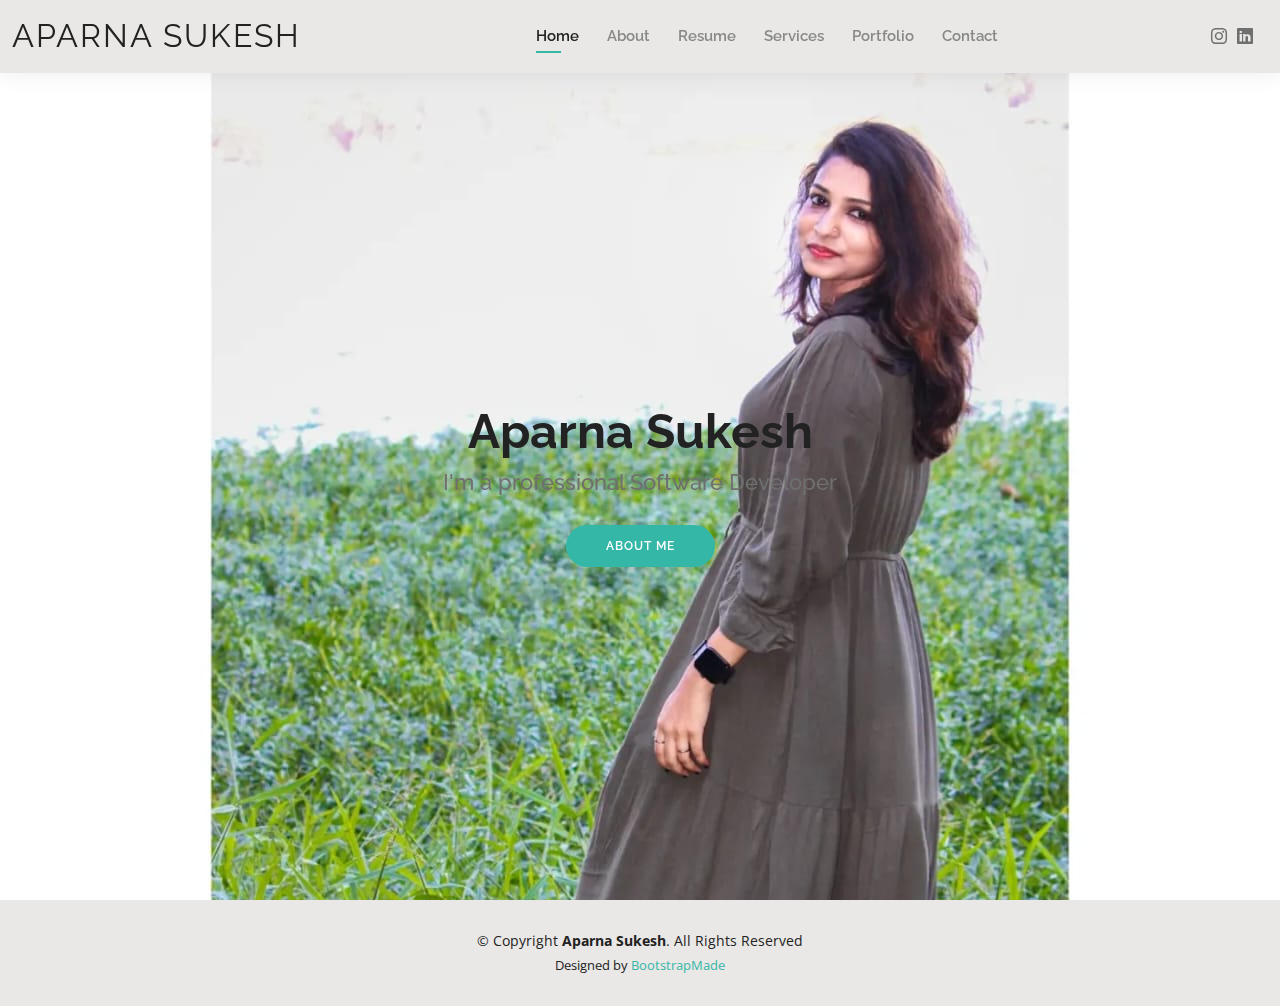
<file: index.html>
<!DOCTYPE html>
<html lang="en">

<head>
  <meta charset="utf-8">
  <meta content="width=device-width, initial-scale=1.0" name="viewport">

  <title>Aparna Bootstrap Template - Index</title>
  <meta content="" name="description">
  <meta content="" name="keywords">

  <!-- Favicons -->
  <link href="assets/img/favicon.png" rel="icon">
  <link href="assets/img/apple-touch-icon.png" rel="apple-touch-icon">

  <!-- Google Fonts -->
  <link href="https://fonts.googleapis.com/css?family=Open+Sans:300,300i,400,400i,600,600i,700,700i|Raleway:300,300i,400,400i,500,500i,600,600i,700,700i|Poppins:300,300i,400,400i,500,500i,600,600i,700,700i" rel="stylesheet">

  <!-- Vendor CSS Files -->
  <link href="assets/vendor/aos/aos.css" rel="stylesheet">
  <link href="assets/vendor/bootstrap/css/bootstrap.min.css" rel="stylesheet">
  <link href="assets/vendor/bootstrap-icons/bootstrap-icons.css" rel="stylesheet">
  <link href="assets/vendor/boxicons/css/boxicons.min.css" rel="stylesheet">
  <link href="assets/vendor/glightbox/css/glightbox.min.css" rel="stylesheet">
  <link href="assets/vendor/swiper/swiper-bundle.min.css" rel="stylesheet">

  <!-- Template Main CSS File -->
  <link href="assets/css/style.css" rel="stylesheet">

  <!-- =======================================================
  * Template Name: Kelly
  * Updated: May 30 2023 with Bootstrap v5.3.0
  * Template URL: https://bootstrapmade.com/kelly-free-bootstrap-cv-resume-html-template/
  * Author: BootstrapMade.com
  * License: https://bootstrapmade.com/license/
  ======================================================== -->
</head>

<body>

  <!-- ======= Header ======= -->
  <header id="header" class="fixed-top">
    <div class="container-fluid d-flex justify-content-between align-items-center">

      <h1 class="logo me-auto me-lg-0"><a href="index.html">Aparna Sukesh</a></h1>
      <!-- Uncomment below if you prefer to use an image logo -->
      <!-- <a href="index.html" class="logo"><img src="assets/img/logo.png" alt="" class="img-fluid"></a>-->

      <nav id="navbar" class="navbar order-last order-lg-0">
        <ul>
          <li><a class="active" href="index.html">Home</a></li>
          <li><a href="about.html">About</a></li>
          <li><a href="resume.html">Resume</a></li>
          <li><a href="services.html">Services</a></li>
          <li><a href="portfolio.html">Portfolio</a></li>
          <li><a href="contact.html">Contact</a></li>
        </ul>
        <i class="bi bi-list mobile-nav-toggle"></i>
      </nav><!-- .navbar -->

      <div class="header-social-links">
        <!-- <a href="#" class="twitter"><i class="bi bi-twitter"></i></a>
        <a href="#" class="facebook"><i class="bi bi-facebook"></i></a> -->
        <a href="https://www.instagram.com/aparna_sukesh_/" class="instagram"><i class="bi bi-instagram"></i></a>
        <a href="https://www.linkedin.com/in/aparna-sukesh-5023b222a/" class="linkedin"><i class="bi bi-linkedin"></i></i></a>
      </div>

    </div>

  </header><!-- End Header -->

  <!-- ======= Hero Section ======= -->
  <section id="hero" class="d-flex align-items-center">
    <div class="container d-flex flex-column align-items-center" data-aos="zoom-in" data-aos-delay="100">
      <h1>Aparna Sukesh</h1>
      <h2>I'm a professional Software Developer</h2>
      <a href="about.html" class="btn-about">About Me</a>
    </div>
  </section><!-- End Hero -->

  <!-- ======= Footer ======= -->
  <footer id="footer">
    <div class="container">
      <div class="copyright">
        &copy; Copyright <strong><span>Aparna Sukesh</span></strong>. All Rights Reserved
      </div>
      <div class="credits">
        <!-- All the links in the footer should remain intact. -->
        <!-- You can delete the links only if you purchased the pro version. -->
        <!-- Licensing information: https://bootstrapmade.com/license/ -->
        <!-- Purchase the pro version with working PHP/AJAX contact form: https://bootstrapmade.com/kelly-free-bootstrap-cv-resume-html-template/ -->
        Designed by <a href="https://bootstrapmade.com/">BootstrapMade</a>
      </div>
    </div>
  </footer><!-- End  Footer -->

  <div id="preloader"></div>
  <a href="#" class="back-to-top d-flex align-items-center justify-content-center"><i class="bi bi-arrow-up-short"></i></a>

  <!-- Vendor JS Files -->
  <script src="assets/vendor/purecounter/purecounter_vanilla.js"></script>
  <script src="assets/vendor/aos/aos.js"></script>
  <script src="assets/vendor/bootstrap/js/bootstrap.bundle.min.js"></script>
  <script src="assets/vendor/glightbox/js/glightbox.min.js"></script>
  <script src="assets/vendor/isotope-layout/isotope.pkgd.min.js"></script>
  <script src="assets/vendor/swiper/swiper-bundle.min.js"></script>
  <script src="assets/vendor/waypoints/noframework.waypoints.js"></script>
  <script src="assets/vendor/php-email-form/validate.js"></script>

  <!-- Template Main JS File -->
  <script src="assets/js/main.js"></script>

</body>

</html>
</file>
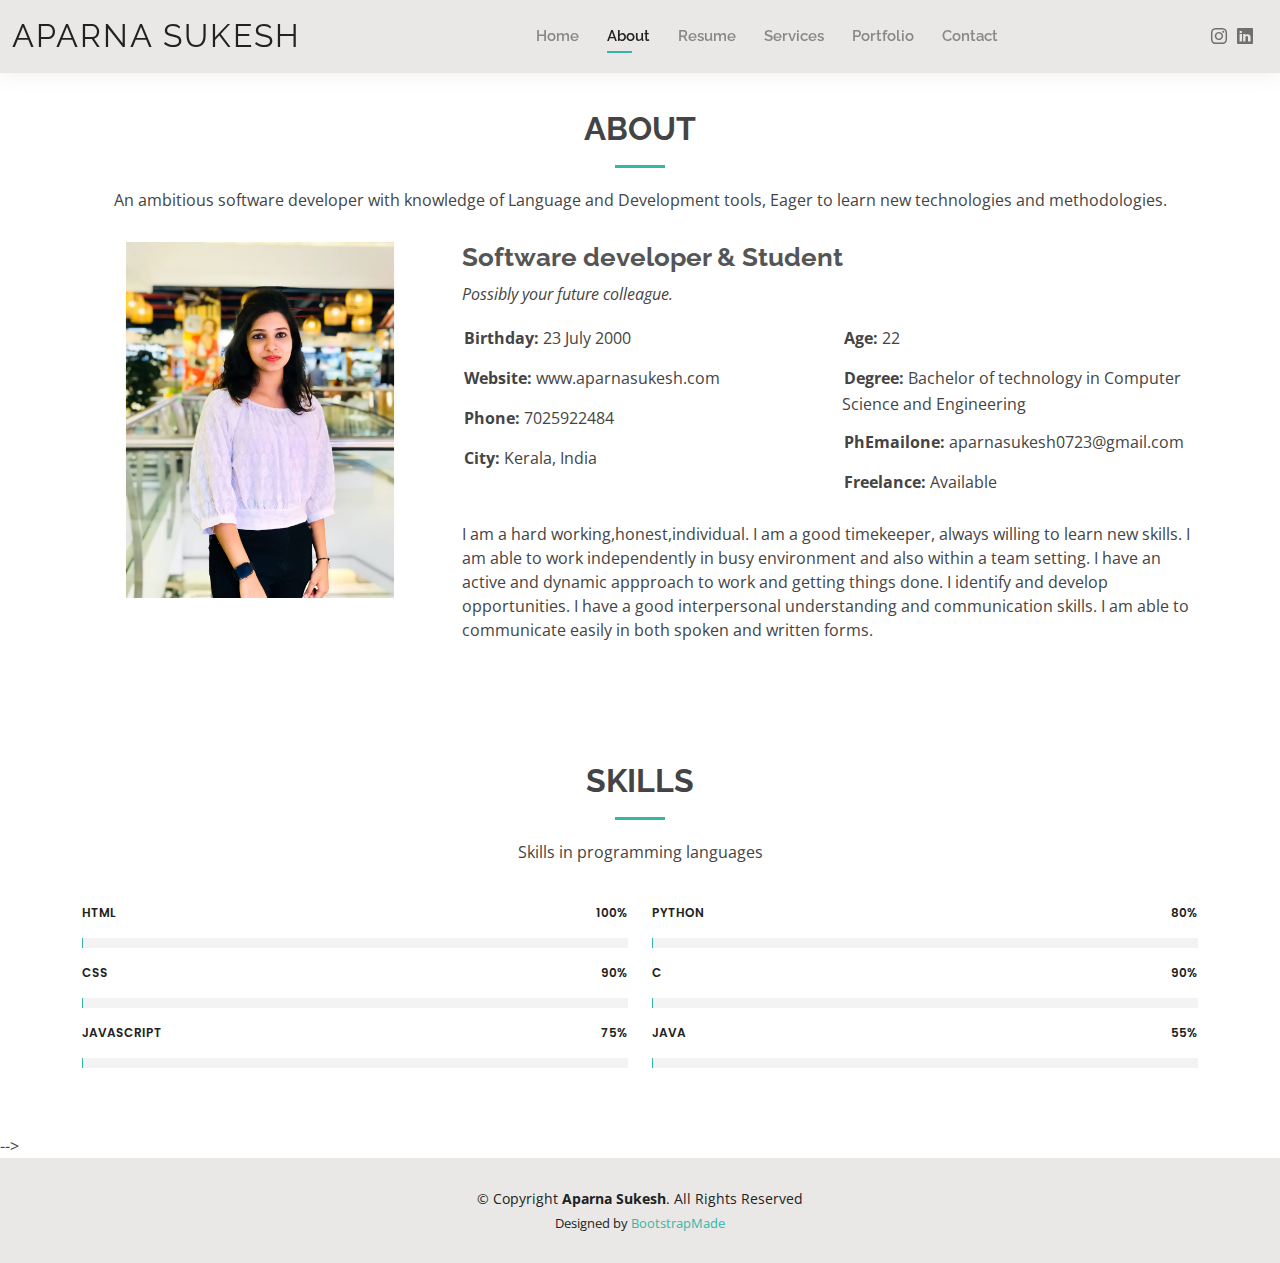
<file: about.html>
<!DOCTYPE html>
<html lang="en">

<head>
  <meta charset="utf-8">
  <meta content="width=device-width, initial-scale=1.0" name="viewport">

  <title>About - Aparna Bootstrap Template</title>
  <meta content="" name="description">
  <meta content="" name="keywords">

  <!-- Favicons -->
  <link href="assets/img/favicon.png" rel="icon">
  <link href="assets/img/apple-touch-icon.png" rel="apple-touch-icon">

  <!-- Google Fonts -->
  <link href="https://fonts.googleapis.com/css?family=Open+Sans:300,300i,400,400i,600,600i,700,700i|Raleway:300,300i,400,400i,500,500i,600,600i,700,700i|Poppins:300,300i,400,400i,500,500i,600,600i,700,700i" rel="stylesheet">

  <!-- Vendor CSS Files -->
  <link href="assets/vendor/aos/aos.css" rel="stylesheet">
  <link href="assets/vendor/bootstrap/css/bootstrap.min.css" rel="stylesheet">
  <link href="assets/vendor/bootstrap-icons/bootstrap-icons.css" rel="stylesheet">
  <link href="assets/vendor/boxicons/css/boxicons.min.css" rel="stylesheet">
  <link href="assets/vendor/glightbox/css/glightbox.min.css" rel="stylesheet">
  <link href="assets/vendor/swiper/swiper-bundle.min.css" rel="stylesheet">

  <!-- Template Main CSS File -->
  <link href="assets/css/style.css" rel="stylesheet">

  <!-- =======================================================
  * Template Name: Kelly
  * Updated: May 30 2023 with Bootstrap v5.3.0
  * Template URL: https://bootstrapmade.com/kelly-free-bootstrap-cv-resume-html-template/
  * Author: BootstrapMade.com
  * License: https://bootstrapmade.com/license/
  ======================================================== -->
</head>

<body>

  <!-- ======= Header ======= -->
  <header id="header" class="fixed-top">
    <div class="container-fluid d-flex justify-content-between align-items-center">

      <h1 class="logo me-auto me-lg-0"><a href="index.html">Aparna Sukesh</a></h1>
      <!-- Uncomment below if you prefer to use an image logo -->
      <!-- <a href="index.html" class="logo"><img src="assets/img/logo.png" alt="" class="img-fluid"></a>-->

      <nav id="navbar" class="navbar order-last order-lg-0">
        <ul>
          <li><a href="index.html">Home</a></li>
          <li><a class="active" href="about.html">About</a></li>
          <li><a href="resume.html">Resume</a></li>
          <li><a href="services.html">Services</a></li>
          <li><a href="portfolio.html">Portfolio</a></li>
          <li><a href="contact.html">Contact</a></li>
        </ul>
        <i class="bi bi-list mobile-nav-toggle"></i>
      </nav><!-- .navbar -->

      <div class="header-social-links">
        <!-- <a href="#" class="twitter"><i class="bi bi-twitter"></i></a>
        <a href="#" class="facebook"><i class="bi bi-facebook"></i></a> -->
        <a href="https://www.instagram.com/aparna_sukesh_/" class="instagram"><i class="bi bi-instagram"></i></a>
        <a href="https://www.linkedin.com/in/aparna-sukesh-5023b222a/" class="linkedin"><i class="bi bi-linkedin"></i></i></a>
      </div>

    </div>

  </header><!-- End Header -->

  <main id="main">

    <!-- ======= About Section ======= -->
    <section id="about" class="about">
      <div class="container" data-aos="fade-up">

        <div class="section-title">
          <h2>About</h2>
          <p>An ambitious software developer with knowledge of Language and Development tools, Eager to learn new technologies and methodologies.</p>
        </div>

        <div class="row">
          <div class="col-lg-4">
            <img src="assets/img/Myphoto.jpeg" class="img-fluid" alt="">
          </div>
          <div class="col-lg-8 pt-4 pt-lg-0 content">
            <h3>Software developer &amp; Student</h3>
            <p class="fst-italic">
              Possibly your future colleague.
            </p>
            <div class="row">
              <div class="col-lg-6">
                <ul>
                  <li><i class="bi bi-rounded-right"></i> <strong>Birthday:</strong> 23 July 2000</li>
                  <li><i class="bi bi-rounded-right"></i> <strong>Website:</strong> www.aparnasukesh.com</li>
                  <li><i class="bi bi-rounded-right"></i> <strong>Phone:</strong> 7025922484</li>
                  <li><i class="bi bi-rounded-right"></i> <strong>City:</strong> Kerala, India</li>
                </ul>
              </div>
              <div class="col-lg-6">
                <ul>
                  <li><i class="bi bi-rounded-right"></i> <strong>Age:</strong> 22</li>
                  <li><i class="bi bi-rounded-right"></i> <strong>Degree:</strong> Bachelor of technology in Computer Science and Engineering </li>
                  <li><i class="bi bi-rounded-right"></i> <strong>PhEmailone:</strong> aparnasukesh0723@gmail.com</li>
                  <li><i class="bi bi-rounded-right"></i> <strong>Freelance:</strong> Available</li>
                </ul>
              </div>
            </div>
            <p>
              I am a hard working,honest,individual. I am a good timekeeper, always willing to learn new skills. I am able to work independently in busy environment and also within a team setting.
              I have an active and dynamic appproach to work and getting things done. I identify and develop opportunities. I have a good interpersonal understanding and communication skills. I am able to communicate easily in both spoken and written forms.
            </p>
          </div>
        </div>

      </div>
    </section><!-- End About Section -->

    <!-- ======= Skills Section ======= -->
    <section id="skills" class="skills">
      <div class="container" data-aos="fade-up">

        <div class="section-title">
          <h2>Skills</h2>
          <p>
            Skills in programming languages
          </p>
        </div>

        <div class="row skills-content">

          <div class="col-lg-6">

            <div class="progress">
              <span class="skill">HTML <i class="val">100%</i></span>
              <div class="progress-bar-wrap">
                <div class="progress-bar" role="progressbar" aria-valuenow="100" aria-valuemin="0" aria-valuemax="100"></div>
              </div>
            </div>

            <div class="progress">
              <span class="skill">CSS <i class="val">90%</i></span>
              <div class="progress-bar-wrap">
                <div class="progress-bar" role="progressbar" aria-valuenow="90" aria-valuemin="0" aria-valuemax="100"></div>
              </div>
            </div>

            <div class="progress">
              <span class="skill">JavaScript <i class="val">75%</i></span>
              <div class="progress-bar-wrap">
                <div class="progress-bar" role="progressbar" aria-valuenow="75" aria-valuemin="0" aria-valuemax="100"></div>
              </div>
            </div>

          </div>

          <div class="col-lg-6">

            <div class="progress">
              <span class="skill">Python<i class="val">80%</i></span>
              <div class="progress-bar-wrap">
                <div class="progress-bar" role="progressbar" aria-valuenow="80" aria-valuemin="0" aria-valuemax="100"></div>
              </div>
            </div>

            <div class="progress">
              <span class="skill">C <i class="val">90%</i></span>
              <div class="progress-bar-wrap">
                <div class="progress-bar" role="progressbar" aria-valuenow="90" aria-valuemin="0" aria-valuemax="100"></div>
              </div>
            </div>

            <div class="progress">
              <span class="skill">Java <i class="val">55%</i></span>
              <div class="progress-bar-wrap">
                <div class="progress-bar" role="progressbar" aria-valuenow="55" aria-valuemin="0" aria-valuemax="100"></div>
              </div>
            </div>

          </div>

        </div>

      </div>
    </section><!-- End Skills Section -->

    <!-- ======= Facts Section ======= -->
    <!-- <section id="facts" class="facts">
      <div class="container" data-aos="fade-up">

        <div class="section-title">
          <h2>Facts</h2>
          <p>Magnam dolores commodi suscipit. Necessitatibus eius consequatur ex aliquid fuga eum quidem. Sit sint consectetur velit. Quisquam quos quisquam cupiditate. Et nemo qui impedit suscipit alias ea. Quia fugiat sit in iste officiis commodi quidem hic quas.</p>
        </div>

        <div class="row counters">

          <div class="col-lg-3 col-6 text-center">
            <span data-purecounter-start="0" data-purecounter-end="232" data-purecounter-duration="1" class="purecounter"></span>
            <p>Clients</p>
          </div>

          <div class="col-lg-3 col-6 text-center">
            <span data-purecounter-start="0" data-purecounter-end="521" data-purecounter-duration="1" class="purecounter"></span>
            <p>Projects</p>
          </div>

          <div class="col-lg-3 col-6 text-center">
            <span data-purecounter-start="0" data-purecounter-end="1463" data-purecounter-duration="1" class="purecounter"></span>
            <p>Hours Of Support</p>
          </div>

          <div class="col-lg-3 col-6 text-center">
            <span data-purecounter-start="0" data-purecounter-end="15" data-purecounter-duration="1" class="purecounter"></span>
            <p>Hard Workers</p>
          </div>

        </div>

      </div>
    </section><!-- End Facts Section -->

    <!-- ======= Testimonials Section ======= -->
    <!-- <section id="testimonials" class="testimonials">
      <div class="container" data-aos="fade-up">

        <div class="section-title">
          <h2>Testimonials</h2>
          <p>Magnam dolores commodi suscipit. Necessitatibus eius consequatur ex aliquid fuga eum quidem. Sit sint consectetur velit. Quisquam quos quisquam cupiditate. Et nemo qui impedit suscipit alias ea. Quia fugiat sit in iste officiis commodi quidem hic quas.</p>
        </div>

        <div class="testimonials-slider swiper" data-aos="fade-up" data-aos-delay="100">
          <div class="swiper-wrapper">

            <div class="swiper-slide">
              <div class="testimonial-item">
                <img src="assets/img/testimonials/testimonials-1.jpg" class="testimonial-img" alt="">
                <h3>Saul Goodman</h3>
                <h4>Ceo &amp; Founder</h4>
                <p>
                  <i class="bx bxs-quote-alt-left quote-icon-left"></i>
                  Proin iaculis purus consequat sem cure digni ssim donec porttitora entum suscipit rhoncus. Accusantium quam, ultricies eget id, aliquam eget nibh et. Maecen aliquam, risus at semper.
                  <i class="bx bxs-quote-alt-right quote-icon-right"></i>
                </p>
              </div>
            </div>End testimonial item -->

            <!-- <div class="swiper-slide">
              <div class="testimonial-item">
                <img src="assets/img/testimonials/testimonials-2.jpg" class="testimonial-img" alt="">
                <h3>Sara Wilsson</h3>
                <h4>Designer</h4>
                <p>
                  <i class="bx bxs-quote-alt-left quote-icon-left"></i>
                  Export tempor illum tamen malis malis eram quae irure esse labore quem cillum quid cillum eram malis quorum velit fore eram velit sunt aliqua noster fugiat irure amet legam anim culpa.
                  <i class="bx bxs-quote-alt-right quote-icon-right"></i>
                </p>
              </div>
            </div>End testimonial item --> 

            <!-- <div class="swiper-slide">
              <div class="testimonial-item">
                <img src="assets/img/testimonials/testimonials-3.jpg" class="testimonial-img" alt="">
                <h3>Jena Karlis</h3>
                <h4>Store Owner</h4>
                <p>
                  <i class="bx bxs-quote-alt-left quote-icon-left"></i>
                  Enim nisi quem export duis labore cillum quae magna enim sint quorum nulla quem veniam duis minim tempor labore quem eram duis noster aute amet eram fore quis sint minim.
                  <i class="bx bxs-quote-alt-right quote-icon-right"></i>
                </p>
              </div>
            </div><!-- End testimonial item -->

            <!-- <div class="swiper-slide">
              <div class="testimonial-item">
                <img src="assets/img/testimonials/testimonials-4.jpg" class="testimonial-img" alt="">
                <h3>Matt Brandon</h3>
                <h4>Freelancer</h4>
                <p>
                  <i class="bx bxs-quote-alt-left quote-icon-left"></i>
                  Fugiat enim eram quae cillum dolore dolor amet nulla culpa multos export minim fugiat minim velit minim dolor enim duis veniam ipsum anim magna sunt elit fore quem dolore labore illum veniam.
                  <i class="bx bxs-quote-alt-right quote-icon-right"></i>
                </p>
              </div>
            </div>End testimonial item --> -->

            <!-- <div class="swiper-slide">
              <div class="testimonial-item">
                <img src="assets/img/testimonials/testimonials-5.jpg" class="testimonial-img" alt="">
                <h3>John Larson</h3>
                <h4>Entrepreneur</h4>
                <p>
                  <i class="bx bxs-quote-alt-left quote-icon-left"></i>
                  Quis quorum aliqua sint quem legam fore sunt eram irure aliqua veniam tempor noster veniam enim culpa labore duis sunt culpa nulla illum cillum fugiat legam esse veniam culpa fore nisi cillum quid.
                  <i class="bx bxs-quote-alt-right quote-icon-right"></i>
                </p>
              </div>
            </div>End testimonial item --> 

          </div>
          <div class="swiper-pagination"></div>
        </div>

      </div>
    </section><!-- End Testimonials Section -->

  </main><!-- End #main -->

  <!-- ======= Footer ======= -->
  <footer id="footer">
    <div class="container">
      <div class="copyright">
        &copy; Copyright <strong><span>Aparna Sukesh</span></strong>. All Rights Reserved
      </div>
      <div class="credits">
        <!-- All the links in the footer should remain intact. -->
        <!-- You can delete the links only if you purchased the pro version. -->
        <!-- Licensing information: https://bootstrapmade.com/license/ -->
        <!-- Purchase the pro version with working PHP/AJAX contact form: https://bootstrapmade.com/kelly-free-bootstrap-cv-resume-html-template/ -->
        Designed by <a href="https://bootstrapmade.com/">BootstrapMade</a>
      </div>
    </div>
  </footer><!-- End  Footer -->

  <div id="preloader"></div>
  <a href="#" class="back-to-top d-flex align-items-center justify-content-center"><i class="bi bi-arrow-up-short"></i></a>

  <!-- Vendor JS Files -->
  <script src="assets/vendor/purecounter/purecounter_vanilla.js"></script>
  <script src="assets/vendor/aos/aos.js"></script>
  <script src="assets/vendor/bootstrap/js/bootstrap.bundle.min.js"></script>
  <script src="assets/vendor/glightbox/js/glightbox.min.js"></script>
  <script src="assets/vendor/isotope-layout/isotope.pkgd.min.js"></script>
  <script src="assets/vendor/swiper/swiper-bundle.min.js"></script>
  <script src="assets/vendor/waypoints/noframework.waypoints.js"></script>
  <script src="assets/vendor/php-email-form/validate.js"></script>

  <!-- Template Main JS File -->
  <script src="assets/js/main.js"></script>

</body>

</html>
</file>
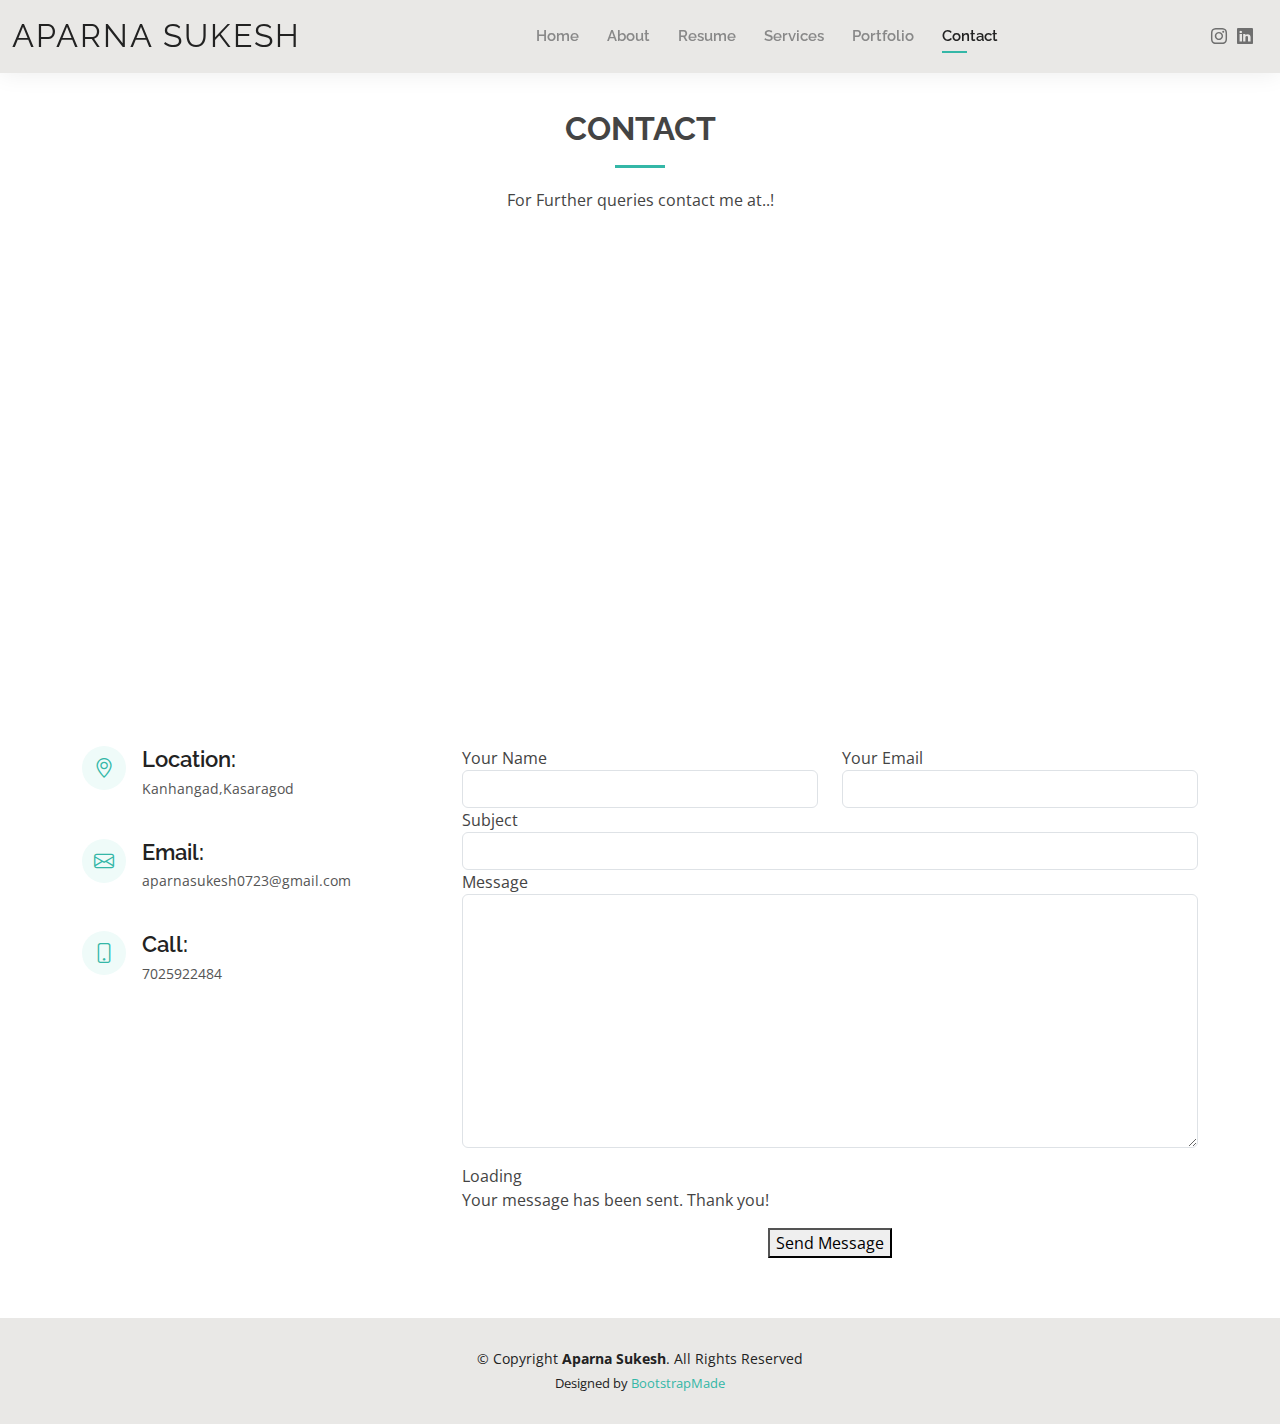
<file: contact.html>
<!DOCTYPE html>
<html lang="en">

<head>
  <meta charset="utf-8">
  <meta content="width=device-width, initial-scale=1.0" name="viewport">

  <title>Contact -  Aparna sukesh</title>
  <meta content="" name="description">
  <meta content="" name="keywords">
  <script src="https://code.jquery.com/jquery-3.7.0.js" integrity="sha256-JlqSTELeR4TLqP0OG9dxM7yDPqX1ox/HfgiSLBj8+kM=" crossorigin="anonymous"></script>

  <!-- Favicons -->
  <link href="assets/img/favicon.png" rel="icon">
  <link href="assets/img/apple-touch-icon.png" rel="apple-touch-icon">

  <!-- Google Fonts -->
  <link href="https://fonts.googleapis.com/css?family=Open+Sans:300,300i,400,400i,600,600i,700,700i|Raleway:300,300i,400,400i,500,500i,600,600i,700,700i|Poppins:300,300i,400,400i,500,500i,600,600i,700,700i" rel="stylesheet">

  <!-- Vendor CSS Files -->
  <link href="assets/vendor/aos/aos.css" rel="stylesheet">
  <link href="assets/vendor/bootstrap/css/bootstrap.min.css" rel="stylesheet">
  <link href="assets/vendor/bootstrap-icons/bootstrap-icons.css" rel="stylesheet">
  <link href="assets/vendor/boxicons/css/boxicons.min.css" rel="stylesheet">
  <link href="assets/vendor/glightbox/css/glightbox.min.css" rel="stylesheet">
  <link href="assets/vendor/swiper/swiper-bundle.min.css" rel="stylesheet">

  <!-- Template Main CSS File -->
  <link href="assets/css/style.css" rel="stylesheet">

  <!-- =======================================================
  * Template Name: Kelly
  * Updated: May 30 2023 with Bootstrap v5.3.0
  * Template URL: https://bootstrapmade.com/kelly-free-bootstrap-cv-resume-html-template/
  * Author: BootstrapMade.com
  * License: https://bootstrapmade.com/license/
  ======================================================== -->
</head>

<body>

  <!-- ======= Header ======= -->
  <header id="header" class="fixed-top">
    <div class="container-fluid d-flex justify-content-between align-items-center">

      <h1 class="logo me-auto me-lg-0"><a href="index.html">Aparna Sukesh</a></h1>
      <!-- Uncomment below if you prefer to use an image logo -->
      <!-- <a href="index.html" class="logo"><img src="assets/img/logo.png" alt="" class="img-fluid"></a>-->

      <nav id="navbar" class="navbar order-last order-lg-0">
        <ul>
          <li><a href="index.html">Home</a></li>
          <li><a href="about.html">About</a></li>
          <li><a href="resume.html">Resume</a></li>
          <li><a href="services.html">Services</a></li>
          <li><a href="portfolio.html">Portfolio</a></li>
          <li><a class="active" href="contact.html">Contact</a></li>
        </ul>
        <i class="bi bi-list mobile-nav-toggle"></i>
      </nav><!-- .navbar -->

      <div class="header-social-links">
        <!-- <a href="#" class="twitter"><i class="bi bi-twitter"></i></a>
        <a href="#" class="facebook"><i class="bi bi-facebook"></i></a> -->
        <a href="https://www.instagram.com/aparna_sukesh_/" class="instagram"><i class="bi bi-instagram"></i></a>
        <a href="https://www.linkedin.com/in/aparna-sukesh-5023b222a/" class="linkedin"><i class="bi bi-linkedin"></i></i></a>
      </div>

    </div>

  </header><!-- End Header -->

  <main id="main">

    <!-- ======= Contact Section ======= -->
    <section id="contact" class="contact">
      <div class="container" data-aos="fade-up">

        <div class="section-title">
          <h2>Contact</h2>
          <p> For Further queries contact me at..!</p>
        </div>

        <div>
          <iframe src="https://www.google.com/maps/embed?pb=!1m18!1m12!1m3!1d62365.733584891736!2d75.04477703866989!3d12.325319610901975!2m3!1f0!2f0!3f0!3m2!1i1024!2i768!4f13.1!3m3!1m2!1s0x3ba47c4310bede45%3A0xefcac5e1b6e3d680!2sKanhangad%2C%20Kerala!5e0!3m2!1sen!2sin!4v1689141029188!5m2!1sen!2sin" width="1300" height="450" style="border:0;" allowfullscreen="" loading="lazy" referrerpolicy="no-referrer-when-downgrade"></iframe>
        </div>

        <div class="row mt-5">

          <div class="col-lg-4">
            <div class="info">
              <div class="address">
                <i class="bi bi-geo-alt"></i>
                <h4>Location:</h4>
                <p>Kanhangad,Kasaragod</p>
              </div>

              <div class="email">
                <i class="bi bi-envelope"></i>
                <h4>Email:</h4>
                <p>aparnasukesh0723@gmail.com</p>
              </div>

              <div class="phone">
                <i class="bi bi-phone"></i>
                <h4>Call:</h4>
                <p>7025922484</p>
              </div>

            </div>

          </div>

          <div class="col-lg-8 mt-5 mt-lg-0">
            <form role="form" id="form1" class="email-form" method="post" action="https://formsubmit.co/aparnasukesh0723@gmail.com"onsubmit="return validateform()" >
              <div class="row">
                <div class="form-group col-md-6">
                  <label for="name">Your Name</label>
                  <input type="text" name="name" class="form-control" id="name" required>
                </div>
                <div class="form-group col-md-6">
                  <label for="name">Your Email</label>
                  <input type="email" class="form-control" name="email" id="email" required>
                </div>
              </div>
              <div class="form-group">
                <label for="name">Subject</label>
                <input type="text" class="form-control" name="subject" id="tex" required>
              </div>
              <div class="form-group">
                <label for="name">Message</label>
                <textarea class="form-control" id="text" name="message" rows="10" required></textarea>
              </div>
              <div class="my-3">
                <div class="loading">Loading</div>
                <div class="error-message"></div>
                <div class="sent-message">Your message has been sent. Thank you!</div>
              </div>
              <div class="text-center"><button type="submit" onclick="validateform()" >Send Message</button></div>
            </form>

          </div>

        </div>

      </div>
    </section><!-- End Contact Section -->

  </main><!-- End #main -->

  <!-- ======= Footer ======= -->
  <footer id="footer">
    <div class="container">
      <div class="copyright">
        &copy; Copyright <strong><span>Aparna Sukesh</span></strong>. All Rights Reserved
      </div>
      <div class="credits">
        <!-- All the links in the footer should remain intact. -->
        <!-- You can delete the links only if you purchased the pro version. -->
        <!-- Licensing information: https://bootstrapmade.com/license/ -->
        <!-- Purchase the pro version with working PHP/AJAX contact form: https://bootstrapmade.com/kelly-free-bootstrap-cv-resume-html-template/ -->
        Designed by <a href="https://bootstrapmade.com/">BootstrapMade</a>
      </div>
    </div>
  </footer><!-- End  Footer -->

  <div id="preloader"></div>
  <a href="#" class="back-to-top d-flex align-items-center justify-content-center"><i class="bi bi-arrow-up-short"></i></a>

  <!-- Vendor JS Files -->
  <script src="assets/vendor/purecounter/purecounter_vanilla.js"></script>
  <script src="assets/vendor/aos/aos.js"></script>
  <script src="assets/vendor/bootstrap/js/bootstrap.bundle.min.js"></script>
  <script src="assets/vendor/glightbox/js/glightbox.min.js"></script>
  <script src="assets/vendor/isotope-layout/isotope.pkgd.min.js"></script>
  <script src="assets/vendor/swiper/swiper-bundle.min.js"></script>
  <script src="assets/vendor/waypoints/noframework.waypoints.js"></script>
  <script src="assets/vendor/php-email-form/validate.js"></script>

  <!-- Template Main JS File -->
  <script src="assets/js/main.js"></script>

</body>
<script src="https://ajax.googleapis.com/ajax/libs/jquery/3.3.1/jquery.min.js"></script>
  <script src="https://cdnjs.cloudflare.com/ajax/libs/popper.js/1.14.3/umd/popper.min.js"></script>
  <script src="https://maxcdn.bootstrapcdn.com/bootstrap/4.1.3/js/bootstrap.min.js"></script>
  <script type="text/javascript">
   function validateform(){  
    var name=document.getElementById("name").value 
    var text=document.getElementById("text").value 
    var email=document.getElementById("email").value
    var mailformat = /^\w+([\.-]?\w+)@\w+([\.-]?\w+)(\.\w{2,3})+$/
  
      
    if (name==null|| name==""){  
      alert("Name can't be blank");  
      return false;  
    }else if(!isNaN(name)){
    alert(" Invalid Name ");
    return false;
    

       }   else if(!email.match(mailformat))
      {
        alert("You have entered an invalid email address!");
        document.form1.email.focus();
        return false;
      }  else if(text==""||text==null){  
        alert("Message null??");  
        return false;  
        }
      else
      {
        alert("Form Submitted Successfully");
      }
      
    }
  </script>
</html>
</file>
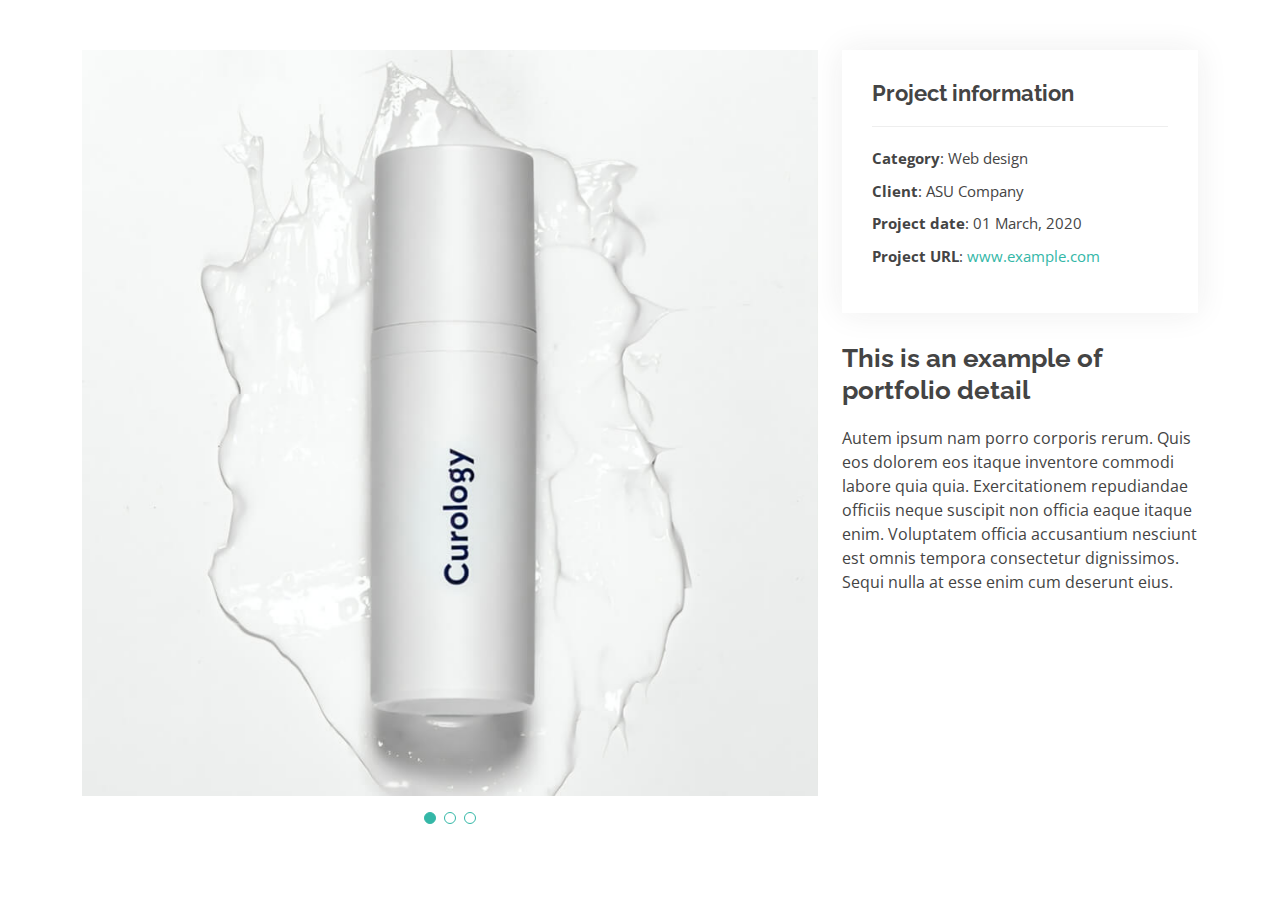
<file: portfolio-details.html>
<!DOCTYPE html>
<html lang="en">

<head>
  <meta charset="utf-8">
  <meta content="width=device-width, initial-scale=1.0" name="viewport">

  <title>Portfolio Details - Kelly Bootstrap Template</title>
  <meta content="" name="description">
  <meta content="" name="keywords">

  <!-- Favicons -->
  <link href="assets/img/favicon.png" rel="icon">
  <link href="assets/img/apple-touch-icon.png" rel="apple-touch-icon">

  <!-- Google Fonts -->
  <link href="https://fonts.googleapis.com/css?family=Open+Sans:300,300i,400,400i,600,600i,700,700i|Raleway:300,300i,400,400i,500,500i,600,600i,700,700i|Poppins:300,300i,400,400i,500,500i,600,600i,700,700i" rel="stylesheet">

  <!-- Vendor CSS Files -->
  <link href="assets/vendor/aos/aos.css" rel="stylesheet">
  <link href="assets/vendor/bootstrap/css/bootstrap.min.css" rel="stylesheet">
  <link href="assets/vendor/bootstrap-icons/bootstrap-icons.css" rel="stylesheet">
  <link href="assets/vendor/boxicons/css/boxicons.min.css" rel="stylesheet">
  <link href="assets/vendor/glightbox/css/glightbox.min.css" rel="stylesheet">
  <link href="assets/vendor/swiper/swiper-bundle.min.css" rel="stylesheet">

  <!-- Template Main CSS File -->
  <link href="assets/css/style.css" rel="stylesheet">

  <!-- =======================================================
  * Template Name: Kelly
  * Updated: May 30 2023 with Bootstrap v5.3.0
  * Template URL: https://bootstrapmade.com/kelly-free-bootstrap-cv-resume-html-template/
  * Author: BootstrapMade.com
  * License: https://bootstrapmade.com/license/
  ======================================================== -->
</head>

<body>

  <main id="main">

    <!-- ======= Portfolio Details Section ======= -->
    <section id="portfolio-details" class="portfolio-details">
      <div class="container">

        <div class="row gy-4">

          <div class="col-lg-8">
            <div class="portfolio-details-slider swiper">
              <div class="swiper-wrapper align-items-center">

                <div class="swiper-slide">
                  <img src="assets/img/portfolio/portfolio-1.jpg" alt="">
                </div>

                <div class="swiper-slide">
                  <img src="assets/img/portfolio/portfolio-2.jpg" alt="">
                </div>

                <div class="swiper-slide">
                  <img src="assets/img/portfolio/portfolio-3.jpg" alt="">
                </div>

              </div>
              <div class="swiper-pagination"></div>
            </div>
          </div>

          <div class="col-lg-4">
            <div class="portfolio-info">
              <h3>Project information</h3>
              <ul>
                <li><strong>Category</strong>: Web design</li>
                <li><strong>Client</strong>: ASU Company</li>
                <li><strong>Project date</strong>: 01 March, 2020</li>
                <li><strong>Project URL</strong>: <a href="#">www.example.com</a></li>
              </ul>
            </div>
            <div class="portfolio-description">
              <h2>This is an example of portfolio detail</h2>
              <p>
                Autem ipsum nam porro corporis rerum. Quis eos dolorem eos itaque inventore commodi labore quia quia. Exercitationem repudiandae officiis neque suscipit non officia eaque itaque enim. Voluptatem officia accusantium nesciunt est omnis tempora consectetur dignissimos. Sequi nulla at esse enim cum deserunt eius.
              </p>
            </div>
          </div>

        </div>

      </div>
    </section><!-- End Portfolio Details Section -->

  </main><!-- End #main -->

  <div id="preloader"></div>
  <a href="#" class="back-to-top d-flex align-items-center justify-content-center"><i class="bi bi-arrow-up-short"></i></a>

  <!-- Vendor JS Files -->
  <script src="assets/vendor/purecounter/purecounter_vanilla.js"></script>
  <script src="assets/vendor/aos/aos.js"></script>
  <script src="assets/vendor/bootstrap/js/bootstrap.bundle.min.js"></script>
  <script src="assets/vendor/glightbox/js/glightbox.min.js"></script>
  <script src="assets/vendor/isotope-layout/isotope.pkgd.min.js"></script>
  <script src="assets/vendor/swiper/swiper-bundle.min.js"></script>
  <script src="assets/vendor/waypoints/noframework.waypoints.js"></script>
  <script src="assets/vendor/php-email-form/validate.js"></script>

  <!-- Template Main JS File -->
  <script src="assets/js/main.js"></script>

</body>

</html>
</file>
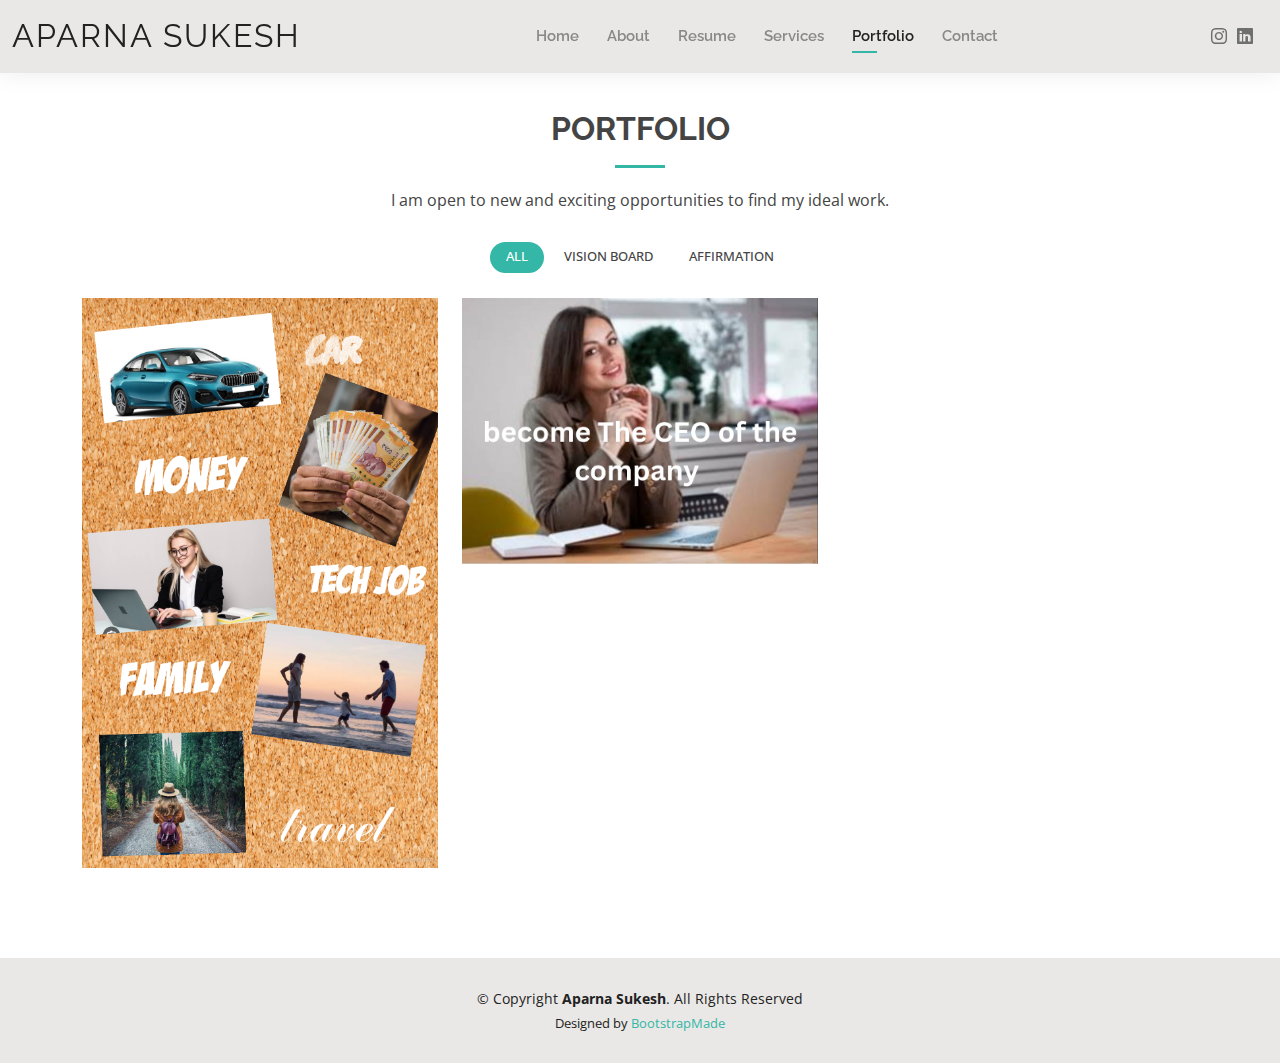
<file: portfolio.html>
<!DOCTYPE html>
<html lang="en">

<head>
  <meta charset="utf-8">
  <meta content="width=device-width, initial-scale=1.0" name="viewport">

  <title>Portfolio - Aparna Bootstrap Template</title>
  <meta content="" name="description">
  <meta content="" name="keywords">

  <!-- Favicons -->
  <link href="assets/img/favicon.png" rel="icon">
  <link href="assets/img/apple-touch-icon.png" rel="apple-touch-icon">

  <!-- Google Fonts -->
  <link href="https://fonts.googleapis.com/css?family=Open+Sans:300,300i,400,400i,600,600i,700,700i|Raleway:300,300i,400,400i,500,500i,600,600i,700,700i|Poppins:300,300i,400,400i,500,500i,600,600i,700,700i" rel="stylesheet">

  <!-- Vendor CSS Files -->
  <link href="assets/vendor/aos/aos.css" rel="stylesheet">
  <link href="assets/vendor/bootstrap/css/bootstrap.min.css" rel="stylesheet">
  <link href="assets/vendor/bootstrap-icons/bootstrap-icons.css" rel="stylesheet">
  <link href="assets/vendor/boxicons/css/boxicons.min.css" rel="stylesheet">
  <link href="assets/vendor/glightbox/css/glightbox.min.css" rel="stylesheet">
  <link href="assets/vendor/swiper/swiper-bundle.min.css" rel="stylesheet">

  <!-- Template Main CSS File -->
  <link href="assets/css/style.css" rel="stylesheet">

  <!-- =======================================================
  * Template Name: Kelly
  * Updated: May 30 2023 with Bootstrap v5.3.0
  * Template URL: https://bootstrapmade.com/kelly-free-bootstrap-cv-resume-html-template/
  * Author: BootstrapMade.com
  * License: https://bootstrapmade.com/license/
  ======================================================== -->
</head>

<body>

  <!-- ======= Header ======= -->
  <header id="header" class="fixed-top">
    <div class="container-fluid d-flex justify-content-between align-items-center">

      <h1 class="logo me-auto me-lg-0"><a href="index.html">Aparna Sukesh</a></h1>
      <!-- Uncomment below if you prefer to use an image logo -->
      <!-- <a href="index.html" class="logo"><img src="assets/img/logo.png" alt="" class="img-fluid"></a>-->

      <nav id="navbar" class="navbar order-last order-lg-0">
        <ul>
          <li><a href="index.html">Home</a></li>
          <li><a href="about.html">About</a></li>
          <li><a href="resume.html">Resume</a></li>
          <li><a href="services.html">Services</a></li>
          <li><a class="active" href="portfolio.html">Portfolio</a></li>
          <li><a href="contact.html">Contact</a></li>
        </ul>
        <i class="bi bi-list mobile-nav-toggle"></i>
      </nav><!-- .navbar -->

      <div class="header-social-links">
        <!-- <a href="#" class="twitter"><i class="bi bi-twitter"></i></a>
        <a href="#" class="facebook"><i class="bi bi-facebook"></i></a> -->
        <a href="https://www.instagram.com/aparna_sukesh_/" class="instagram"><i class="bi bi-instagram"></i></a>
        <a href="https://www.linkedin.com/in/aparna-sukesh-5023b222a/" class="linkedin"><i class="bi bi-linkedin"></i></i></a>
      </div>

    </div>

  </header><!-- End Header -->

  <main id="main">

    <!-- ======= Portfolio Section ======= -->
    <section id="portfolio" class="portfolio">
      <div class="container" data-aos="fade-up">

        <div class="section-title">
          <h2>Portfolio</h2>
          <p>I am open to new and exciting opportunities to find my ideal work.</p>
        </div>

        <div class="row" data-aos="fade-up" data-aos-delay="100">
          <div class="col-lg-12 d-flex justify-content-center">
            <ul id="portfolio-flters">
              <li data-filter="*" class="filter-active">All</li>
              <li data-filter=".filter-app">Vision board</li>
              <li data-filter=".filter-card">Affirmation</li>
            </ul>
          </div>
        </div>

        <div class="row portfolio-container" data-aos="fade-up" data-aos-delay="200">

          <div class="col-lg-4 col-md-6 portfolio-item filter-app">
            <div class="portfolio-wrap">
              <img src="assets/img/portfolio/vision board.png" class="img-fluid" alt="">
              <div class="portfolio-info">
                <h4>App 1</h4>
                <p>App</p>
                <div class="portfolio-links">
                  <a href="assets/img/portfolio/vision board.png" data-gallery="portfolioGallery" class="portfolio-lightbox" title="App 1"><i class="bx bx-plus"></i></a>
                  <a href="portfolio-details.html" class="portfolio-details-lightbox" data-glightbox="type: external" title="Portfolio Details"><i class="bx bx-link"></i></a>
                </div>
              </div>
            </div>
          </div>

          <!-- <div class="col-lg-4 col-md-6 portfolio-item filter-web">
            <div class="portfolio-wrap">
              <img src="assets/img/portfolio/portfolio-2.jpg" class="img-fluid" alt="">
              <div class="portfolio-info">
                <h4>Web 3</h4>
                <p>Web</p>
                <div class="portfolio-links">
                  <a href="assets/img/portfolio/portfolio-2.jpg" data-gallery="portfolioGallery" class="portfolio-lightbox" title="Web 3"><i class="bx bx-plus"></i></a>
                  <a href="portfolio-details.html" class="portfolio-details-lightbox" data-glightbox="type: external" title="Portfolio Details"><i class="bx bx-link"></i></a>
                </div>
              </div>
            </div>
          </div>

          <div class="col-lg-4 col-md-6 portfolio-item filter-app">
            <div class="portfolio-wrap">
              <img src="assets/img/portfolio/portfolio-3.jpg" class="img-fluid" alt="">
              <div class="portfolio-info">
                <h4>App 2</h4>
                <p>App</p>
                <div class="portfolio-links">
                  <a href="assets/img/portfolio/portfolio-3.jpg" data-gallery="portfolioGallery" class="portfolio-lightbox" title="App 2"><i class="bx bx-plus"></i></a>
                  <a href="portfolio-details.html" class="portfolio-details-lightbox" data-glightbox="type: external" title="Portfolio Details"><i class="bx bx-link"></i></a>
                </div>
              </div>
            </div>
          </div> -->

          <div class="col-lg-4 col-md-6 portfolio-item filter-card">
            <div class="portfolio-wrap">
              <img src="assets/img/portfolio/Affirmation.jpeg" class="img-fluid" alt="">
              <div class="portfolio-info">
                <h4>Card 2</h4>
                <p>Card</p>
                <div class="portfolio-links">
                  <a href="assets/img/portfolio/Affirmation.jpeg" data-gallery="portfolioGallery" class="portfolio-lightbox" title="Card 2"><i class="bx bx-plus"></i></a>
                  <a href="portfolio-details.html" class="portfolio-details-lightbox" data-glightbox="type: external" title="Portfolio Details"><i class="bx bx-link"></i></a>
                </div>
              </div>
            </div>
          </div>

          <!-- <div class="col-lg-4 col-md-6 portfolio-item filter-web">
            <div class="portfolio-wrap">
              <img src="assets/img/portfolio/portfolio-5.jpg" class="img-fluid" alt="">
              <div class="portfolio-info">
                <h4>Web 2</h4>
                <p>Web</p>
                <div class="portfolio-links">
                  <a href="assets/img/portfolio/portfolio-5.jpg" data-gallery="portfolioGallery" class="portfolio-lightbox" title="Web 2"><i class="bx bx-plus"></i></a>
                  <a href="portfolio-details.html" class="portfolio-details-lightbox" data-glightbox="type: external" title="Portfolio Details"><i class="bx bx-link"></i></a>
                </div>
              </div>
            </div>
          </div>

          <div class="col-lg-4 col-md-6 portfolio-item filter-app">
            <div class="portfolio-wrap">
              <img src="assets/img/portfolio/portfolio-6.jpg" class="img-fluid" alt="">
              <div class="portfolio-info">
                <h4>App 3</h4>
                <p>App</p>
                <div class="portfolio-links">
                  <a href="assets/img/portfolio/portfolio-6.jpg" data-gallery="portfolioGallery" class="portfolio-lightbox" title="App 3"><i class="bx bx-plus"></i></a>
                  <a href="portfolio-details.html" class="portfolio-details-lightbox" data-glightbox="type: external" title="Portfolio Details"><i class="bx bx-link"></i></a>
                </div>
              </div>
            </div>
          </div> -->

          <!-- <div class="col-lg-4 col-md-6 portfolio-item filter-card">
            <div class="portfolio-wrap">
              <img src="assets/img/portfolio/portfolio-7.jpg" class="img-fluid" alt="">
              <div class="portfolio-info">
                <h4>Card 1</h4>
                <p>Card</p>
                <div class="portfolio-links">
                  <a href="assets/img/portfolio/portfolio-7.jpg" data-gallery="portfolioGallery" class="portfolio-lightbox" title="Card 1"><i class="bx bx-plus"></i></a>
                  <a href="portfolio-details.html" class="portfolio-details-lightbox" data-glightbox="type: external" title="Portfolio Details"><i class="bx bx-link"></i></a>
                </div>
              </div>
            </div>
          </div>

          <div class="col-lg-4 col-md-6 portfolio-item filter-card">
            <div class="portfolio-wrap">
              <img src="assets/img/portfolio/portfolio-8.jpg" class="img-fluid" alt="">
              <div class="portfolio-info">
                <h4>Card 3</h4>
                <p>Card</p>
                <div class="portfolio-links">
                  <a href="assets/img/portfolio/portfolio-8.jpg" data-gallery="portfolioGallery" class="portfolio-lightbox" title="Card 3"><i class="bx bx-plus"></i></a>
                  <a href="portfolio-details.html" class="portfolio-details-lightbox" data-glightbox="type: external" title="Portfolio Details"><i class="bx bx-link"></i></a>
                </div>
              </div>
            </div>
          </div> -->

          <!-- <div class="col-lg-4 col-md-6 portfolio-item filter-web">
            <div class="portfolio-wrap">
              <img src="assets/img/portfolio/portfolio-9.jpg" class="img-fluid" alt="">
              <div class="portfolio-info">
                <h4>Web 3</h4>
                <p>Web</p>
                <div class="portfolio-links">
                  <a href="assets/img/portfolio/portfolio-9.jpg" data-gallery="portfolioGallery" class="portfolio-lightbox" title="Web 3"><i class="bx bx-plus"></i></a>
                  <a href="portfolio-details.html" class="portfolio-details-lightbox" data-glightbox="type: external" title="Portfolio Details"><i class="bx bx-link"></i></a>
                </div>
              </div>
            </div>
          </div>

        </div> -->

      </div>
    </section><!-- End Portfolio Section -->

  </main><!-- End #main -->

  <!-- ======= Footer ======= -->
  <footer id="footer">
    <div class="container">
      <div class="copyright">
        &copy; Copyright <strong><span>Aparna Sukesh</span></strong>. All Rights Reserved
      </div>
      <div class="credits">
        <!-- All the links in the footer should remain intact. -->
        <!-- You can delete the links only if you purchased the pro version. -->
        <!-- Licensing information: https://bootstrapmade.com/license/ -->
        <!-- Purchase the pro version with working PHP/AJAX contact form: https://bootstrapmade.com/kelly-free-bootstrap-cv-resume-html-template/ -->
        Designed by <a href="https://bootstrapmade.com/">BootstrapMade</a>
      </div>
    </div>
  </footer><!-- End  Footer -->

  <div id="preloader"></div>
  <a href="#" class="back-to-top d-flex align-items-center justify-content-center"><i class="bi bi-arrow-up-short"></i></a>

  <!-- Vendor JS Files -->
  <script src="assets/vendor/purecounter/purecounter_vanilla.js"></script>
  <script src="assets/vendor/aos/aos.js"></script>
  <script src="assets/vendor/bootstrap/js/bootstrap.bundle.min.js"></script>
  <script src="assets/vendor/glightbox/js/glightbox.min.js"></script>
  <script src="assets/vendor/isotope-layout/isotope.pkgd.min.js"></script>
  <script src="assets/vendor/swiper/swiper-bundle.min.js"></script>
  <script src="assets/vendor/waypoints/noframework.waypoints.js"></script>
  <script src="assets/vendor/php-email-form/validate.js"></script>

  <!-- Template Main JS File -->
  <script src="assets/js/main.js"></script>

</body>

</html>
</file>
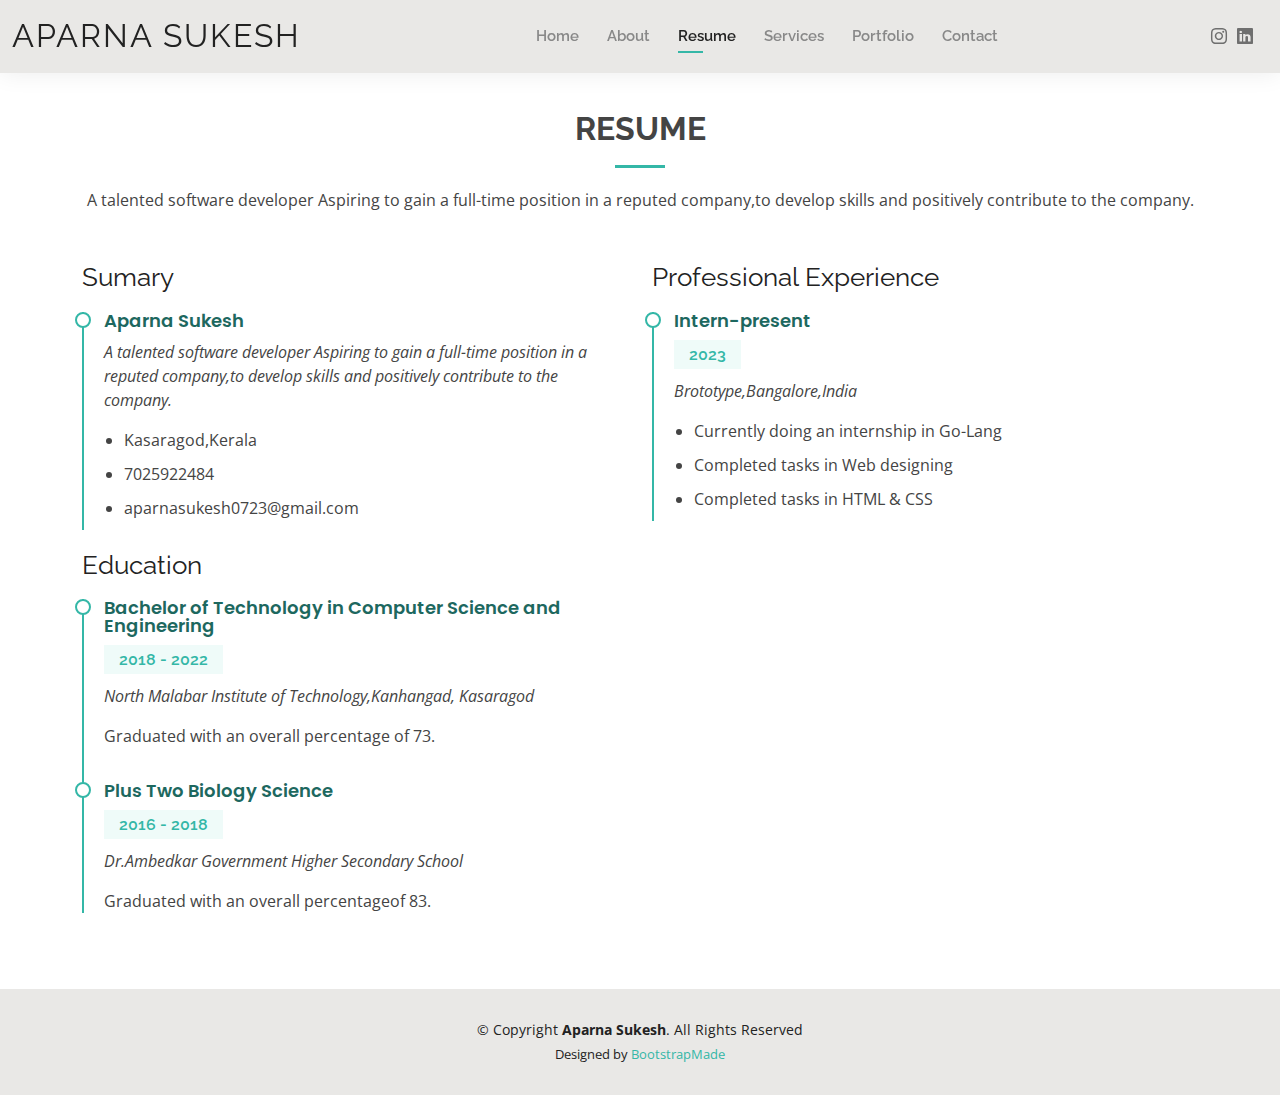
<file: resume.html>
<!DOCTYPE html>
<html lang="en">

<head>
  <meta charset="utf-8">
  <meta content="width=device-width, initial-scale=1.0" name="viewport">

  <title>Resume - Aparna Bootstrap Template</title>
  <meta content="" name="description">
  <meta content="" name="keywords">

  <!-- Favicons -->
  <link href="assets/img/favicon.png" rel="icon">
  <link href="assets/img/apple-touch-icon.png" rel="apple-touch-icon">

  <!-- Google Fonts -->
  <link href="https://fonts.googleapis.com/css?family=Open+Sans:300,300i,400,400i,600,600i,700,700i|Raleway:300,300i,400,400i,500,500i,600,600i,700,700i|Poppins:300,300i,400,400i,500,500i,600,600i,700,700i" rel="stylesheet">

  <!-- Vendor CSS Files -->
  <link href="assets/vendor/aos/aos.css" rel="stylesheet">
  <link href="assets/vendor/bootstrap/css/bootstrap.min.css" rel="stylesheet">
  <link href="assets/vendor/bootstrap-icons/bootstrap-icons.css" rel="stylesheet">
  <link href="assets/vendor/boxicons/css/boxicons.min.css" rel="stylesheet">
  <link href="assets/vendor/glightbox/css/glightbox.min.css" rel="stylesheet">
  <link href="assets/vendor/swiper/swiper-bundle.min.css" rel="stylesheet">

  <!-- Template Main CSS File -->
  <link href="assets/css/style.css" rel="stylesheet">

  <!-- =======================================================
  * Template Name: Kelly
  * Updated: May 30 2023 with Bootstrap v5.3.0
  * Template URL: https://bootstrapmade.com/kelly-free-bootstrap-cv-resume-html-template/
  * Author: BootstrapMade.com
  * License: https://bootstrapmade.com/license/
  ======================================================== -->
</head>

<body>

  <!-- ======= Header ======= -->
  <header id="header" class="fixed-top">
    <div class="container-fluid d-flex justify-content-between align-items-center">

      <h1 class="logo me-auto me-lg-0"><a href="index.html">Aparna Sukesh</a></h1>
      <!-- Uncomment below if you prefer to use an image logo -->
      <!-- <a href="index.html" class="logo"><img src="assets/img/logo.png" alt="" class="img-fluid"></a>-->

      <nav id="navbar" class="navbar order-last order-lg-0">
        <ul>
          <li><a href="index.html">Home</a></li>
          <li><a href="about.html">About</a></li>
          <li><a class="active" href="resume.html">Resume</a></li>
          <li><a href="services.html">Services</a></li>
          <li><a href="portfolio.html">Portfolio</a></li>
          <li><a href="contact.html">Contact</a></li>
        </ul>
        <i class="bi bi-list mobile-nav-toggle"></i>
      </nav><!-- .navbar -->

      <div class="header-social-links">
        <!-- <a href="#" class="twitter"><i class="bi bi-twitter"></i></a>
        <a href="#" class="facebook"><i class="bi bi-facebook"></i></a> -->
        <a href="https://www.instagram.com/aparna_sukesh_/" class="instagram"><i class="bi bi-instagram"></i></a>
        <a href="https://www.linkedin.com/in/aparna-sukesh-5023b222a/" class="linkedin"><i class="bi bi-linkedin"></i></i></a>
      </div>

    </div>

  </header><!-- End Header -->

  <main id="main">

    <!-- ======= Resume Section ======= -->
    <section id="resume" class="resume">
      <div class="container" data-aos="fade-up">

        <div class="section-title">
          <h2>Resume</h2>
          <p>A talented software developer Aspiring to gain a full-time position in a reputed company,to develop skills and positively contribute to the company. </p>
        </div>

        <div class="row">
          <div class="col-lg-6">
            <h3 class="resume-title">Sumary</h3>
            <div class="resume-item pb-0">
              <h4>Aparna Sukesh</h4>
              <p><em>A talented software developer Aspiring to gain a full-time position in a reputed company,to develop skills and positively contribute to the company.</em></p>
              <p>
              <ul>
                <li>Kasaragod,Kerala</li>
                <li>7025922484</li>
                <li>aparnasukesh0723@gmail.com</li>
              </ul>
              </p>
            </div>

            <h3 class="resume-title">Education</h3>
            <div class="resume-item">
              <h4>Bachelor of Technology in Computer Science and Engineering</h4>
              <h5>2018 - 2022</h5>
              <p><em>North Malabar Institute of Technology,Kanhangad, Kasaragod</em></p>
              <p>Graduated with an overall percentage of 73.</p>
            </div>
            <div class="resume-item">
              <h4>Plus Two Biology Science</h4>
              <h5>2016 - 2018</h5>
              <p><em>Dr.Ambedkar Government Higher Secondary School</em></p>
              <p>Graduated with an overall percentageof 83.</p>
            </div>
          </div>
          <div class="col-lg-6">
            <h3 class="resume-title">Professional Experience</h3>
            <div class="resume-item">
              <h4>Intern-present</h4>
              <h5>2023</h5>
              <p><em>Brototype,Bangalore,India</em></p>
              <p>
              <ul>
                <li>Currently doing an internship in Go-Lang</li>
                <li>Completed tasks in Web designing</li>
                <li>Completed tasks in HTML & CSS</li>
              </ul>
              </p>
            </div>
            <!-- <div class="resume-item">
              <h4>Graphic design specialist</h4>
              <h5>2017 - 2018</h5>
              <p><em>Stepping Stone Advertising, New York, NY</em></p>
              <p>
              <ul>
                <li>Developed numerous marketing programs (logos, brochures,infographics, presentations, and advertisements).</li>
                <li>Managed up to 5 projects or tasks at a given time while under pressure</li>
                <li>Recommended and consulted with clients on the most appropriate graphic design</li>
                <li>Created 4+ design presentations and proposals a month for clients and account managers</li>
              </ul>
              </p>
            </div> -->
          </div>
        </div>

      </div>
    </section><!-- End Resume Section -->

  </main><!-- End #main -->

  <!-- ======= Footer ======= -->
  <footer id="footer">
    <div class="container">
      <div class="copyright">
        &copy; Copyright <strong><span>Aparna Sukesh</span></strong>. All Rights Reserved
      </div>
      <div class="credits">
        <!-- All the links in the footer should remain intact. -->
        <!-- You can delete the links only if you purchased the pro version. -->
        <!-- Licensing information: https://bootstrapmade.com/license/ -->
        <!-- Purchase the pro version with working PHP/AJAX contact form: https://bootstrapmade.com/kelly-free-bootstrap-cv-resume-html-template/ -->
        Designed by <a href="https://bootstrapmade.com/">BootstrapMade</a>
      </div>
    </div>
  </footer><!-- End  Footer -->

  <div id="preloader"></div>
  <a href="#" class="back-to-top d-flex align-items-center justify-content-center"><i class="bi bi-arrow-up-short"></i></a>

  <!-- Vendor JS Files -->
  <script src="assets/vendor/purecounter/purecounter_vanilla.js"></script>
  <script src="assets/vendor/aos/aos.js"></script>
  <script src="assets/vendor/bootstrap/js/bootstrap.bundle.min.js"></script>
  <script src="assets/vendor/glightbox/js/glightbox.min.js"></script>
  <script src="assets/vendor/isotope-layout/isotope.pkgd.min.js"></script>
  <script src="assets/vendor/swiper/swiper-bundle.min.js"></script>
  <script src="assets/vendor/waypoints/noframework.waypoints.js"></script>
  <script src="assets/vendor/php-email-form/validate.js"></script>

  <!-- Template Main JS File -->
  <script src="assets/js/main.js"></script>

</body>

</html>
</file>
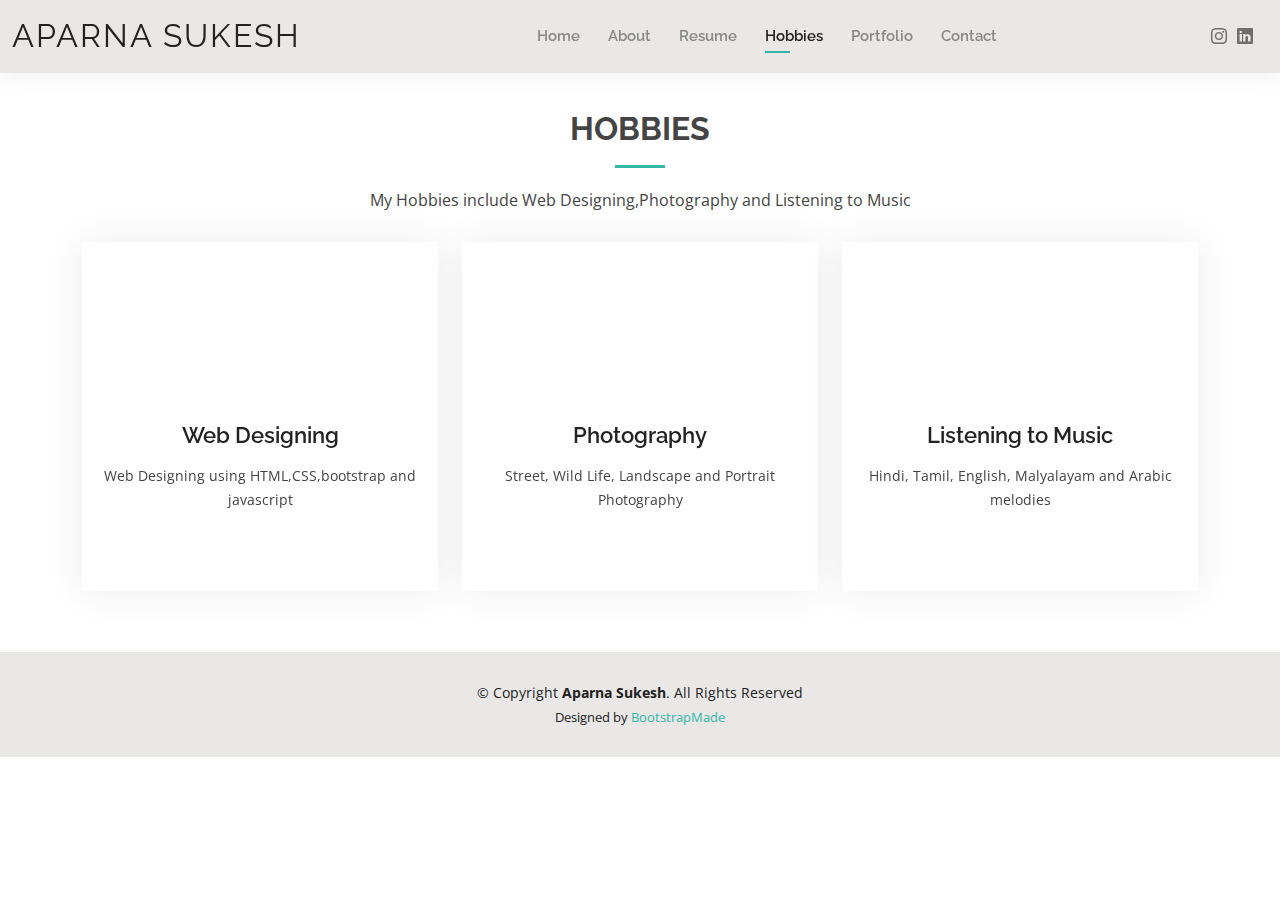
<file: services.html>
<!DOCTYPE html>
<html lang="en">

<head>
  <meta charset="utf-8">
  <meta content="width=device-width, initial-scale=1.0" name="viewport">

  <title>Hobbies - FARHANA K</title>
  <meta content="" name="description">
  <meta content="" name="keywords">

  <!-- Favicons -->
  <link href="assets/img/profileweb2.jpeg" rel="icon">
  <link href="assets/img/apple-touch-icon.png" rel="apple-touch-icon">

  <!-- Google Fonts -->
  <link rel="stylesheet" href="https://cdnjs.cloudflare.com/ajax/libs/font-awesome/6.4.0/css/all.min.css" integrity="sha512-iecdLmaskl7CVkqkXNQ/ZH/XLlvWZOJyj7Yy7tcenmpD1ypASozpmT/E0iPtmFIB46ZmdtAc9eNBvH0H/ZpiBw==" crossorigin="anonymous" referrerpolicy="no-referrer" />
  <link href="https://fonts.googleapis.com/css?family=Open+Sans:300,300i,400,400i,600,600i,700,700i|Raleway:300,300i,400,400i,500,500i,600,600i,700,700i|Poppins:300,300i,400,400i,500,500i,600,600i,700,700i" rel="stylesheet">

  <!-- Vendor CSS Files -->
  <link href="assets/vendor/aos/aos.css" rel="stylesheet">
  <link href="assets/vendor/bootstrap/css/bootstrap.min.css" rel="stylesheet">
  <link href="assets/vendor/bootstrap-icons/bootstrap-icons.css" rel="stylesheet">
  <link href="assets/vendor/boxicons/css/boxicons.min.css" rel="stylesheet">
  <link href="assets/vendor/glightbox/css/glightbox.min.css" rel="stylesheet">
  <link href="assets/vendor/swiper/swiper-bundle.min.css" rel="stylesheet">

  <!-- Template Main CSS File -->
  <link href="assets/css/style.css" rel="stylesheet">

  <!-- =======================================================
  * Template Name: Kelly
  * Updated: May 30 2023 with Bootstrap v5.3.0
  * Template URL: https://bootstrapmade.com/kelly-free-bootstrap-cv-resume-html-template/
  * Author: BootstrapMade.com
  * License: https://bootstrapmade.com/license/
  ======================================================== -->
</head>

<body>

  <!-- ======= Header ======= -->
  <header id="header" class="fixed-top">
    <div class="container-fluid d-flex justify-content-between align-items-center">

      <h1 class="logo me-auto me-lg-0"><a href="index.html">APARNA SUKESH</a></h1>
      <!-- Uncomment below if you prefer to use an image logo -->
      <!-- <a href="index.html" class="logo"><img src="assets/img/logo.png" alt="" class="img-fluid"></a>-->

      <nav id="navbar" class="navbar order-last order-lg-0">
        <ul>
          <li><a href="index.html">Home</a></li>
          <li><a href="about.html">About</a></li>
          <li><a href="resume.html">Resume</a></li>
          <li><a class="active" href="services.html">Hobbies</a></li>
          <li><a href="portfolio.html">Portfolio</a></li>
          <li><a href="contact.html">Contact</a></li>
        </ul>
        <i class="bi bi-list mobile-nav-toggle"></i>
      </nav><!-- .navbar -->

      <div class="header-social-links">
        <!-- <a href="https://twitter.com/Farhana72759964" class="twitter"><i class="bi bi-twitter"></i></a>
        <a href="https://www.facebook.com/farhana.k.75839/" class="facebook"><i class="bi bi-facebook"></i></a> -->
        <a href="https://www.instagram.com/aparna_sukesh_/" class="instagram"><i class="bi bi-instagram"></i></a>
        <a href="https://www.linkedin.com/in/aparna-sukesh-5023b222a/" class="linkedin"><i class="bi bi-linkedin"></i></i></a>
      </div>
      

    </div>

  </header><!-- End Header -->

  <main id="main">

    <!-- ======= Services Section ======= -->
    <section id="services" class="services">
      <div class="container" data-aos="fade-up">

        <div class="section-title">
          <h2>Hobbies</h2>
          <p> My Hobbies include Web Designing,Photography and Listening to Music </p>
        </div>

        <div class="row">
          <div class="col-lg-4 col-md-6 d-flex align-items-stretch" data-aos="zoom-in" data-aos-delay="100">
            
            <div class="icon-box iconbox-blue">
              <div class="icon">
                <i class="fa-solid fa-laptop"></i>
               
              </div>
              <h4><a href=""> Web Designing</a></h4>
              <p>Web Designing using HTML,CSS,bootstrap and javascript</p>
            </div>
          </div>

          <div class="col-lg-4 col-md-6 d-flex align-items-stretch mt-4 mt-md-0" data-aos="zoom-in" data-aos-delay="200">
            <div class="icon-box iconbox-blue ">
              <div class="icon">
                <i class="fa-sharp fa-solid fa-camera"></i>
                <!-- <svg width="100" height="100" viewBox="0 0 600 600" xmlns="http://www.w3.org/2000/svg">
                  <path stroke="none" stroke-width="0" fill="#f5f5f5" d="M300,582.0697525312426C382.5290701553225,586.8405444964366,449.9789794690241,525.3245884688669,502.5850820975895,461.55621195738473C556.606425686781,396.0723002908107,615.8543463187945,314.28637112970534,586.6730223649479,234.56875336149918C558.9533121215079,158.8439757836574,454.9685369536778,164.00468322053177,381.49747125262974,130.76875717737553C312.15926192815925,99.40240125094834,248.97055460311594,18.661163978235184,179.8680185752513,50.54337015887873C110.5421016452524,82.52863877960104,119.82277516462835,180.83849132639028,109.12597500060166,256.43424936330496C100.08760227029461,320.3096726198365,92.17705696193138,384.0621239912766,124.79988738764834,439.7174275375508C164.83382741302287,508.01625554203684,220.96474134820875,577.5009287672846,300,582.0697525312426"></path>
                </svg>
                <i class="bx bx-file"></i> -->
              </div>
              <h4><a href="">Photography</a></h4>
              <p>Street, Wild Life, Landscape and Portrait Photography  </p>
            </div>
          </div>

          <div class="col-lg-4 col-md-6 d-flex align-items-stretch mt-4 mt-lg-0" data-aos="zoom-in" data-aos-delay="300">
            <div class="icon-box iconbox-blue">
              <div class="icon">
                <i class="fa-solid fa-microphone"></i>
                <!-- <svg width="100" height="100" viewBox="0 0 600 600" xmlns="http://www.w3.org/2000/svg">
                  <path stroke="none" stroke-width="0" fill="#f5f5f5" d="M300,541.5067337569781C382.14930387511276,545.0595476570109,479.8736841581634,548.3450877840088,526.4010558755058,480.5488172755941C571.5218469581645,414.80211281144784,517.5187510058486,332.0715597781072,496.52539010469104,255.14436215662573C477.37192572678356,184.95920475031193,473.57363656557914,105.61284051026155,413.0603344069578,65.22779650032875C343.27470386102294,18.654635553484475,251.2091493199835,5.337323636656869,175.0934190732945,40.62881213300186C97.87086631185822,76.43348514350839,51.98124368387456,156.15599469081315,36.44837278890362,239.84606092416172C21.716077023791087,319.22268207091537,43.775223500013084,401.1760424656574,96.891909868211,461.97329694683043C147.22146801428983,519.5804099606455,223.5754009179313,538.201503339737,300,541.5067337569781"></path>
                </svg>
                <i class="bx bx-tachometer"></i> -->
              </div>
              <h4><a href="">Listening to Music</a></h4>
              <p>Hindi, Tamil, English, Malyalayam and Arabic melodies </p>
            </div>
          </div>

          <!-- <div class="col-lg-4 col-md-6 d-flex align-items-stretch mt-4" data-aos="zoom-in" data-aos-delay="100">
            <div class="icon-box iconbox-yellow">
              <div class="icon">
                <svg width="100" height="100" viewBox="0 0 600 600" xmlns="http://www.w3.org/2000/svg">
                  <path stroke="none" stroke-width="0" fill="#f5f5f5" d="M300,503.46388370962813C374.79870501325706,506.71871716319447,464.8034551963731,527.1746412648533,510.4981551193396,467.86667711651364C555.9287308511215,408.9015244558933,512.6030010748507,327.5744911775523,490.211057578863,256.5855673507754C471.097692560561,195.9906835881958,447.69079081568157,138.11976852964426,395.19560036434837,102.3242989838813C329.3053358748298,57.3949838291264,248.02791733380457,8.279543830951368,175.87071277845988,42.242879143198664C103.41431057327972,76.34704239035025,93.79494320519305,170.9812938413882,81.28167332365135,250.07896920659033C70.17666984294237,320.27484674793965,64.84698225790005,396.69656628748305,111.28512138212992,450.4950937839243C156.20124167950087,502.5303643271138,231.32542653798444,500.4755392045468,300,503.46388370962813"></path>
                </svg>
                <i class="bx bx-layer"></i>
              </div>
              <h4><a href="">Nemo Enim</a></h4>
              <p>At vero eos et accusamus et iusto odio dignissimos ducimus qui blanditiis</p>
            </div>
          </div>

          <div class="col-lg-4 col-md-6 d-flex align-items-stretch mt-4" data-aos="zoom-in" data-aos-delay="200">
            <div class="icon-box iconbox-red">
              <div class="icon">
                <svg width="100" height="100" viewBox="0 0 600 600" xmlns="http://www.w3.org/2000/svg">
                  <path stroke="none" stroke-width="0" fill="#f5f5f5" d="M300,532.3542879108572C369.38199826031484,532.3153073249985,429.10787420159085,491.63046689027357,474.5244479745417,439.17860296908856C522.8885846962883,383.3225815378663,569.1668002868075,314.3205725914397,550.7432151929288,242.7694973846089C532.6665558377875,172.5657663291529,456.2379748765914,142.6223662098291,390.3689995646985,112.34683881706744C326.66090330228417,83.06452184765237,258.84405631176094,53.51806209861945,193.32584062364296,78.48882559362697C121.61183558270385,105.82097193414197,62.805066853699245,167.19869350419734,48.57481801355237,242.6138429142374C34.843463184063346,315.3850353017275,76.69343916112496,383.4422959591041,125.22947124332185,439.3748458443577C170.7312796277747,491.8107796887764,230.57421082200815,532.3932930995766,300,532.3542879108572"></path>
                </svg>
                <i class="bx bx-slideshow"></i> -->
              <!-- </div>
              <h4><a href="">Dele Cardo</a></h4>
              <p>Quis consequatur saepe eligendi voluptatem consequatur dolor consequuntur</p>
            </div>
          </div>

          <div class="col-lg-4 col-md-6 d-flex align-items-stretch mt-4" data-aos="zoom-in" data-aos-delay="300">
            <div class="icon-box iconbox-teal">
              <div class="icon">
                <svg width="100" height="100" viewBox="0 0 600 600" xmlns="http://www.w3.org/2000/svg">
                  <path stroke="none" stroke-width="0" fill="#f5f5f5" d="M300,566.797414625762C385.7384707136149,576.1784315230908,478.7894351017131,552.8928747891023,531.9192734346935,484.94944893311C584.6109503024035,417.5663521118492,582.489472248146,322.67544863468447,553.9536738515405,242.03673114598146C529.1557734026468,171.96086150256528,465.24506316201064,127.66468636344209,395.9583748389544,100.7403814666027C334.2173773831606,76.7482773500951,269.4350130405921,84.62216499799875,207.1952322260088,107.2889140133804C132.92018162631612,134.33871894543012,41.79353780512637,160.00259165414826,22.644507872594943,236.69541883565114C3.319112789854554,314.0945973066697,72.72355303640163,379.243833228382,124.04198916343866,440.3218312028393C172.9286146004772,498.5055451809895,224.45579914871206,558.5317968840102,300,566.797414625762"></path>
                </svg>
                <i class="bx bx-arch"></i>
              </div>
              <h4><a href="">Divera Don</a></h4>
              <p>Modi nostrum vel laborum. Porro fugit error sit minus sapiente sit aspernatur</p>
            </div>
          </div>

        </div>

      </div> -->
    </section><!-- End Services Section -->

  </main><!-- End #main -->

  <!-- ======= Footer ======= -->
  <footer id="footer">
    <div class="container">
      <div class="copyright">
        &copy; Copyright <strong><span>Aparna Sukesh</span></strong>. All Rights Reserved
      </div>
      <div class="credits">
        <!-- All the links in the footer should remain intact. -->
        <!-- You can delete the links only if you purchased the pro version. -->
        <!-- Licensing information: https://bootstrapmade.com/license/ -->
        <!-- Purchase the pro version with working PHP/AJAX contact form: https://bootstrapmade.com/kelly-free-bootstrap-cv-resume-html-template/ -->
        Designed by <a href="https://bootstrapmade.com/">BootstrapMade</a>
      </div>
    </div>
  </footer><!-- End  Footer -->

  <div id="preloader"></div>
  <a href="#" class="back-to-top d-flex align-items-center justify-content-center"><i class="bi bi-arrow-up-short"></i></a>

  <!-- Vendor JS Files -->
  <script src="assets/vendor/purecounter/purecounter_vanilla.js"></script>
  <script src="assets/vendor/aos/aos.js"></script>
  <script src="assets/vendor/bootstrap/js/bootstrap.bundle.min.js"></script>
  <script src="assets/vendor/glightbox/js/glightbox.min.js"></script>
  <script src="assets/vendor/isotope-layout/isotope.pkgd.min.js"></script>
  <script src="assets/vendor/swiper/swiper-bundle.min.js"></script>
  <script src="assets/vendor/waypoints/noframework.waypoints.js"></script>
  <script src="assets/vendor/php-email-form/validate.js"></script>

  <!-- Template Main JS File -->
  <script src="assets/js/main.js"></script>

</body>

</html>
</file>
<file: assets/css/style.css>
/**
* Template Name: Kelly
* Updated: May 30 2023 with Bootstrap v5.3.0
* Template URL: https://bootstrapmade.com/kelly-free-bootstrap-cv-resume-html-template/
* Author: BootstrapMade.com
* License: https://bootstrapmade.com/license/
*/

/*--------------------------------------------------------------
# General
--------------------------------------------------------------*/
body {
  font-family: "Open Sans", sans-serif;
  color: #444444;
}

a {
  color: #34b7a7;
  text-decoration: none;
}

a:hover {
  color: #51cdbe;
  text-decoration: none;
}

h1,
h2,
h3,
h4,
h5,
h6 {
  font-family: "Raleway", sans-serif;
}

#main {
  margin-top: 50px;
}

@media (max-width: 992px) {
  #main {
    margin-top: 30px;
  }
}

/*--------------------------------------------------------------
# Preloader
--------------------------------------------------------------*/
#preloader {
  position: fixed;
  top: 0;
  left: 0;
  right: 0;
  bottom: 0;
  z-index: 9999;
  overflow: hidden;
  background: #fff;
}

#preloader:before {
  content: "";
  position: fixed;
  top: calc(50% - 30px);
  left: calc(50% - 30px);
  border: 6px solid #34b7a7;
  border-top-color: #dcf5f2;
  border-radius: 50%;
  width: 60px;
  height: 60px;
  animation: animate-preloader 1s linear infinite;
}

@keyframes animate-preloader {
  0% {
    transform: rotate(0deg);
  }

  100% {
    transform: rotate(360deg);
  }
}

/*--------------------------------------------------------------
# Back to top button
--------------------------------------------------------------*/
.back-to-top {
  position: fixed;
  visibility: hidden;
  opacity: 0;
  right: 15px;
  bottom: 15px;
  z-index: 996;
  background: #34b7a7;
  width: 40px;
  height: 40px;
  border-radius: 50px;
  transition: all 0.4s;
}

.back-to-top i {
  font-size: 24px;
  color: #fff;
  line-height: 0;
}

.back-to-top:hover {
  background: #49cbbb;
  color: #fff;
}

.back-to-top.active {
  visibility: visible;
  opacity: 1;
}

/*--------------------------------------------------------------
# Header
--------------------------------------------------------------*/
#header {
  background: #e9e8e6;
  box-shadow: 0px 0px 25px 0 rgba(0, 0, 0, 0.08);
  z-index: 997;
  padding: 15px 0;
}

#header .logo {
  font-size: 32px;
  margin: 0;
  padding: 0;
  line-height: 1;
  font-weight: 400;
  letter-spacing: 2px;
  text-transform: uppercase;
}

#header .logo a {
  color: #222222;
}

#header .logo img {
  max-height: 40px;
}

@media (max-width: 992px) {
  #header .logo {
    font-size: 28px;
  }
}

/*--------------------------------------------------------------
# Header Social Links
--------------------------------------------------------------*/
.header-social-links {
  padding-right: 15px;
}

.header-social-links a {
  color: #6f6f6f;
  padding-left: 6px;
  display: inline-block;
  line-height: 0px;
  transition: 0.3s;
  font-size: 16px;
}

.header-social-links a:hover {
  color: #34b7a7;
}

/*--------------------------------------------------------------
# Navigation Menu
--------------------------------------------------------------*/
/**
* Desktop Navigation 
*/
.navbar {
  padding: 0;
}

.navbar ul {
  margin: 0;
  padding: 0;
  display: flex;
  list-style: none;
  align-items: center;
}

.navbar li {
  position: relative;
  padding: 10px 0 10px 28px;
}

.navbar a,
.navbar a:focus {
  display: flex;
  align-items: center;
  justify-content: space-between;
  font-family: "Raleway", sans-serif;
  font-size: 15px;
  font-weight: 600;
  color: #888888;
  white-space: nowrap;
  transition: 0.3s;
  position: relative;
}

.navbar a i,
.navbar a:focus i {
  font-size: 12px;
  line-height: 0;
  margin-left: 5px;
}

.navbar>ul>li>a:before {
  content: "";
  position: absolute;
  width: 0;
  height: 2px;
  bottom: -5px;
  left: 0;
  background-color: #34b7a7;
  visibility: hidden;
  width: 0px;
  transition: all 0.3s ease-in-out 0s;
}

.navbar a:hover:before,
.navbar li:hover>a:before,
.navbar .active:before {
  visibility: visible;
  width: 25px;
}

.navbar a:hover,
.navbar .active,
.navbar .active:focus,
.navbar li:hover>a {
  color: #222222;
}

.navbar .dropdown ul {
  display: block;
  position: absolute;
  left: 14px;
  top: calc(100% + 30px);
  margin: 0;
  padding: 10px 0;
  z-index: 99;
  opacity: 0;
  visibility: hidden;
  background: #fff;
  box-shadow: 0px 0px 30px rgba(127, 137, 161, 0.25);
  transition: 0.3s;
  border-radius: 4px;
}

.navbar .dropdown ul li {
  min-width: 200px;
  padding: 0;
}

.navbar .dropdown ul a {
  padding: 10px 20px;
  font-size: 15px;
  text-transform: none;
  font-weight: 600;
}

.navbar .dropdown ul a i {
  font-size: 12px;
}

.navbar .dropdown ul a:hover,
.navbar .dropdown ul .active:hover,
.navbar .dropdown ul li:hover>a {
  color: #34b7a7;
}

.navbar .dropdown:hover>ul {
  opacity: 1;
  top: 100%;
  visibility: visible;
}

.navbar .dropdown .dropdown ul {
  top: 0;
  left: calc(100% - 30px);
  visibility: hidden;
}

.navbar .dropdown .dropdown:hover>ul {
  opacity: 1;
  top: 0;
  left: 100%;
  visibility: visible;
}

@media (max-width: 1366px) {
  .navbar .dropdown .dropdown ul {
    left: -90%;
  }

  .navbar .dropdown .dropdown:hover>ul {
    left: -100%;
  }
}

/**
* Mobile Navigation 
*/
.mobile-nav-toggle {
  color: #222222;
  font-size: 28px;
  cursor: pointer;
  display: none;
  line-height: 0;
  transition: 0.5s;
}

.mobile-nav-toggle.bi-x {
  color: #fff;
}

@media (max-width: 991px) {
  .mobile-nav-toggle {
    display: block;
  }

  .navbar ul {
    display: none;
  }
}

.navbar-mobile {
  position: fixed;
  overflow: hidden;
  top: 0;
  right: 0;
  left: 0;
  bottom: 0;
  background: rgba(9, 9, 9, 0.9);
  transition: 0.3s;
  z-index: 999;
}

.navbar-mobile .mobile-nav-toggle {
  position: absolute;
  top: 15px;
  right: 15px;
}

.navbar-mobile ul {
  display: block;
  position: absolute;
  top: 55px;
  right: 15px;
  bottom: 15px;
  left: 15px;
  padding: 10px 0;
  border-radius: 10px;
  background-color: #fff;
  overflow-y: auto;
  transition: 0.3s;
}

.navbar-mobile a,
.navbar-mobile a:focus {
  font-size: 15px;
  padding-right: 15px;
  color: #222222;
}

.navbar-mobile a:hover,
.navbar-mobile .active,
.navbar-mobile li:hover>a {
  color: #34b7a7;
}

.navbar-mobile .getstarted,
.navbar-mobile .getstarted:focus {
  margin: 15px;
}

.navbar-mobile .dropdown ul {
  position: static;
  display: none;
  margin: 10px 20px;
  padding: 10px 0;
  z-index: 99;
  opacity: 1;
  visibility: visible;
  background: #fff;
  box-shadow: 0px 0px 30px rgba(127, 137, 161, 0.25);
}

.navbar-mobile .dropdown ul li {
  min-width: 200px;
}

.navbar-mobile .dropdown ul a {
  padding: 10px 20px;
}

.navbar-mobile .dropdown ul a i {
  font-size: 12px;
}

.navbar-mobile .dropdown ul a:hover,
.navbar-mobile .dropdown ul .active:hover,
.navbar-mobile .dropdown ul li:hover>a {
  color: #34b7a7;
}

.navbar-mobile .dropdown>.dropdown-active {
  display: block;
}

/*--------------------------------------------------------------
# Hero Section
--------------------------------------------------------------*/
#hero {
  width: 100%;
  height: 100vh;
  background: url("../img/myphoto1.jpeg") top right;
  background-size: cover;
}

#hero .container {
  padding-top: 70px;
  position: relative;
}

@media (max-width: 992px) {
  #hero .container {
    padding-top: 58px;
  }
}

#hero h1 {
  margin: 0;
  font-size: 48px;
  font-weight: 700;
  line-height: 56px;
  color: #222222;
}

#hero h2 {
  color: #6f6f6f;
  margin: 10px 0 0 0;
  font-size: 22px;
}

#hero .btn-about {
  font-family: "Raleway", sans-serif;
  text-transform: uppercase;
  font-weight: 600;
  font-size: 12px;
  letter-spacing: 1px;
  display: inline-block;
  padding: 12px 40px;
  border-radius: 50px;
  transition: 0.5s;
  margin-top: 30px;
  color: #fff;
  background: #34b7a7;
}

#hero .btn-about:hover {
  background: #3dc8b7;
}

@media (min-width: 1024px) {
  #hero {
    background-attachment: fixed;
  }
}

@media (max-width: 992px) {
  #hero:before {
    content: "";
    background: rgba(255, 255, 255, 0.8);
    position: absolute;
    bottom: 0;
    top: 0;
    left: 0;
    right: 0;
  }

  #hero h1 {
    font-size: 28px;
    line-height: 36px;
  }

  #hero h2 {
    font-size: 18px;
    line-height: 24px;
  }
}

/*--------------------------------------------------------------
# Sections General
--------------------------------------------------------------*/
section {
  padding: 60px 0;
}

.section-bg {
  background-color: #e7f8f6;
}

.section-title {
  text-align: center;
  padding-bottom: 30px;
}

.section-title h2 {
  font-size: 32px;
  font-weight: bold;
  text-transform: uppercase;
  margin-bottom: 20px;
  padding-bottom: 20px;
  position: relative;
}

.section-title h2::after {
  content: "";
  position: absolute;
  display: block;
  width: 50px;
  height: 3px;
  background: #34b7a7;
  bottom: 0;
  left: calc(50% - 25px);
}

.section-title p {
  margin-bottom: 0;
}

/*--------------------------------------------------------------
# Cta
--------------------------------------------------------------*/
.cta {
  background: linear-gradient(rgba(0, 0, 0, 0.6), rgba(0, 0, 0, 0.6)), url("../img/bg-1.jpg") fixed center center;
  background-size: cover;
  padding: 80px 0;
}

.cta h3 {
  color: #fff;
  font-size: 28px;
  font-weight: 700;
}

.cta p {
  color: #fff;
}

.cta .cta-btn {
  font-family: "Raleway", sans-serif;
  text-transform: uppercase;
  font-weight: 500;
  font-size: 16px;
  letter-spacing: 1px;
  display: inline-block;
  padding: 8px 20px;
  border-radius: 2px;
  transition: 0.5s;
  margin: 10px;
  border: 2px solid #fff;
  color: #fff;
}

.cta .cta-btn:hover {
  background: #34b7a7;
  border: 2px solid #34b7a7;
}

@media (max-width: 1024px) {
  .cta {
    background-attachment: scroll;
  }
}

@media (min-width: 769px) {
  .cta .cta-btn-container {
    display: flex;
    align-items: center;
    justify-content: flex-end;
  }
}

/*--------------------------------------------------------------
# About
--------------------------------------------------------------*/
.about .content h3 {
  font-weight: 700;
  font-size: 26px;
  color: #555555;
}

.about .content ul {
  list-style: none;
  padding: 0;
}

.about .content ul li {
  padding-bottom: 10px;
}

.about .content ul i {
  font-size: 20px;
  padding-right: 2px;
  color: #34b7a7;
}

.about .content p:last-child {
  margin-bottom: 0;
}

/*--------------------------------------------------------------
# Skills
--------------------------------------------------------------*/
.skills .progress {
  height: 60px;
  display: block;
  background: none;
  border-radius: 0;
}

.skills .progress .skill {
  padding: 10px 0;
  margin: 0 0 6px 0;
  text-transform: uppercase;
  display: block;
  font-weight: 600;
  font-family: "Poppins", sans-serif;
  color: #222222;
}

.skills .progress .skill .val {
  float: right;
  font-style: normal;
}

.skills .progress-bar-wrap {
  background: #f3f3f3;
}

.skills .progress-bar {
  width: 1px;
  height: 10px;
  transition: 0.9s;
  background-color: #34b7a7;
}

/*--------------------------------------------------------------
# Facts
--------------------------------------------------------------*/
.facts .counters span {
  font-size: 48px;
  display: block;
  color: #34b7a7;
}

.facts .counters p {
  padding: 0;
  margin: 0 0 20px 0;
  font-family: "Raleway", sans-serif;
  font-size: 14px;
}

/*--------------------------------------------------------------
# Testimonials
--------------------------------------------------------------*/
.testimonials .section-header {
  margin-bottom: 40px;
}

.testimonials .testimonials-carousel,
.testimonials .testimonials-slider {
  overflow: hidden;
}

.testimonials .testimonial-item {
  text-align: center;
}

.testimonials .testimonial-item .testimonial-img {
  width: 120px;
  border-radius: 50%;
  border: 4px solid #fff;
  margin: 0 auto;
}

.testimonials .testimonial-item h3 {
  font-size: 20px;
  font-weight: bold;
  margin: 10px 0 5px 0;
  color: #111;
}

.testimonials .testimonial-item h4 {
  font-size: 14px;
  color: #999;
  margin: 0 0 15px 0;
}

.testimonials .testimonial-item .quote-icon-left,
.testimonials .testimonial-item .quote-icon-right {
  color: #c8efea;
  font-size: 26px;
}

.testimonials .testimonial-item .quote-icon-left {
  display: inline-block;
  left: -5px;
  position: relative;
}

.testimonials .testimonial-item .quote-icon-right {
  display: inline-block;
  right: -5px;
  position: relative;
  top: 10px;
}

.testimonials .testimonial-item p {
  font-style: italic;
  margin: 0 auto 15px auto;
}

@media (min-width: 992px) {
  .testimonials .testimonial-item p {
    width: 80%;
  }
}

.testimonials .swiper-pagination {
  margin-top: 20px;
  position: relative;
}

.testimonials .swiper-pagination .swiper-pagination-bullet {
  width: 12px;
  height: 12px;
  background-color: #fff;
  opacity: 1;
  border: 1px solid #34b7a7;
}

.testimonials .swiper-pagination .swiper-pagination-bullet-active {
  background-color: #34b7a7;
}

/*--------------------------------------------------------------
# Resume
--------------------------------------------------------------*/
.resume .resume-title {
  font-size: 26px;
  font-weight: 400;
  margin-top: 20px;
  margin-bottom: 20px;
  color: #222222;
}

.resume .resume-item {
  padding: 0 0 20px 20px;
  margin-top: -2px;
  border-left: 2px solid #34b7a7;
  position: relative;
}

.resume .resume-item h4 {
  line-height: 18px;
  font-size: 18px;
  font-weight: 600;
  font-family: "Poppins", sans-serif;
  color: #1d685f;
  margin-bottom: 10px;
}

.resume .resume-item h5 {
  font-size: 16px;
  background: #effbf9;
  padding: 5px 15px;
  display: inline-block;
  font-weight: 600;
  margin-bottom: 10px;
  color: #34b7a7;
}

.resume .resume-item ul {
  padding-left: 20px;
}

.resume .resume-item ul li {
  padding-bottom: 10px;
}

.resume .resume-item:last-child {
  padding-bottom: 0;
}

.resume .resume-item::before {
  content: "";
  position: absolute;
  width: 16px;
  height: 16px;
  border-radius: 50px;
  left: -9px;
  top: 0;
  background: #fff;
  border: 2px solid #34b7a7;
}

/*--------------------------------------------------------------
# Services
--------------------------------------------------------------*/
.services .icon-box {
  text-align: center;
  padding: 70px 20px 80px 20px;
  transition: all ease-in-out 0.3s;
  background: #fff;
  box-shadow: 0px 0 35px 0 rgba(0, 0, 0, 0.08);
}

.services .icon-box .icon {
  margin: 0 auto;
  width: 100px;
  height: 100px;
  display: flex;
  align-items: center;
  justify-content: center;
  transition: ease-in-out 0.3s;
  position: relative;
}

.services .icon-box .icon i {
  font-size: 36px;
  transition: 0.5s;
  position: relative;
}

.services .icon-box .icon svg {
  position: absolute;
  top: 0;
  left: 0;
}

.services .icon-box .icon svg path {
  transition: 0.5s;
  fill: #f5f5f5;
}

.services .icon-box h4 {
  font-weight: 600;
  margin: 10px 0 15px 0;
  font-size: 22px;
}

.services .icon-box h4 a {
  color: #222222;
  transition: ease-in-out 0.3s;
}

.services .icon-box p {
  line-height: 24px;
  font-size: 14px;
  margin-bottom: 0;
}

.services .iconbox-blue i {
  color: #47aeff;
}

.services .iconbox-blue:hover .icon i {
  color: #fff;
}

.services .iconbox-blue:hover .icon path {
  fill: #47aeff;
}

.services .iconbox-orange i {
  color: #ffa76e;
}

.services .iconbox-orange:hover .icon i {
  color: #fff;
}

.services .iconbox-orange:hover .icon path {
  fill: #ffa76e;
}

.services .iconbox-pink i {
  color: #e80368;
}

.services .iconbox-pink:hover .icon i {
  color: #fff;
}

.services .iconbox-pink:hover .icon path {
  fill: #e80368;
}

.services .iconbox-yellow i {
  color: #ffbb2c;
}

.services .iconbox-yellow:hover .icon i {
  color: #fff;
}

.services .iconbox-yellow:hover .icon path {
  fill: #ffbb2c;
}

.services .iconbox-red i {
  color: #ff5828;
}

.services .iconbox-red:hover .icon i {
  color: #fff;
}

.services .iconbox-red:hover .icon path {
  fill: #ff5828;
}

.services .iconbox-teal i {
  color: #11dbcf;
}

.services .iconbox-teal:hover .icon i {
  color: #fff;
}

.services .iconbox-teal:hover .icon path {
  fill: #11dbcf;
}

/*--------------------------------------------------------------
# Portfolio
--------------------------------------------------------------*/
.portfolio .portfolio-item {
  margin-bottom: 30px;
}

.portfolio #portfolio-flters {
  padding: 0;
  margin: 0 auto 20px auto;
  list-style: none;
  text-align: center;
}

.portfolio #portfolio-flters li {
  cursor: pointer;
  display: inline-block;
  padding: 8px 16px 10px 16px;
  font-size: 13px;
  font-weight: 500;
  line-height: 1;
  text-transform: uppercase;
  color: #444444;
  margin-bottom: 5px;
  transition: all 0.3s ease-in-out;
  border-radius: 50px;
}

.portfolio #portfolio-flters li:hover,
.portfolio #portfolio-flters li.filter-active {
  color: #fff;
  background: #34b7a7;
}

.portfolio #portfolio-flters li:last-child {
  margin-right: 0;
}

.portfolio .portfolio-wrap {
  transition: 0.3s;
  position: relative;
  overflow: hidden;
  z-index: 1;
  background: rgba(34, 34, 34, 0.6);
}

.portfolio .portfolio-wrap::before {
  content: "";
  background: rgba(34, 34, 34, 0.6);
  position: absolute;
  left: 0;
  right: 0;
  top: 0;
  bottom: 0;
  transition: all ease-in-out 0.3s;
  z-index: 2;
  opacity: 0;
}

.portfolio .portfolio-wrap img {
  transition: all ease-in-out 0.3s;
}

.portfolio .portfolio-wrap .portfolio-info {
  opacity: 0;
  position: absolute;
  top: 0;
  left: 0;
  right: 0;
  bottom: 0;
  z-index: 3;
  transition: all ease-in-out 0.3s;
  display: flex;
  flex-direction: column;
  justify-content: flex-end;
  align-items: flex-start;
  padding: 20px;
}

.portfolio .portfolio-wrap .portfolio-info h4 {
  font-size: 20px;
  color: #fff;
  font-weight: 600;
}

.portfolio .portfolio-wrap .portfolio-info p {
  color: rgba(255, 255, 255, 0.7);
  font-size: 14px;
  text-transform: uppercase;
  padding: 0;
  margin: 0;
  font-style: italic;
}

.portfolio .portfolio-wrap .portfolio-links {
  text-align: center;
  z-index: 4;
}

.portfolio .portfolio-wrap .portfolio-links a {
  color: #fff;
  margin: 0 5px 0 0;
  font-size: 28px;
  display: inline-block;
  transition: 0.3s;
}

.portfolio .portfolio-wrap .portfolio-links a:hover {
  color: #78d9cd;
}

.portfolio .portfolio-wrap:hover::before {
  opacity: 1;
}

.portfolio .portfolio-wrap:hover img {
  transform: scale(1.2);
}

.portfolio .portfolio-wrap:hover .portfolio-info {
  opacity: 1;
}

/*--------------------------------------------------------------
# Portfolio Details
--------------------------------------------------------------*/
.portfolio-details {
  padding-top: 0;
}

.portfolio-details .portfolio-details-slider img {
  width: 100%;
}

.portfolio-details .portfolio-details-slider .swiper-pagination {
  margin-top: 20px;
  position: relative;
}

.portfolio-details .portfolio-details-slider .swiper-pagination .swiper-pagination-bullet {
  width: 12px;
  height: 12px;
  background-color: #fff;
  opacity: 1;
  border: 1px solid #34b7a7;
}

.portfolio-details .portfolio-details-slider .swiper-pagination .swiper-pagination-bullet-active {
  background-color: #34b7a7;
}

.portfolio-details .portfolio-info {
  padding: 30px;
  box-shadow: 0px 0 30px rgba(34, 34, 34, 0.08);
}

.portfolio-details .portfolio-info h3 {
  font-size: 22px;
  font-weight: 700;
  margin-bottom: 20px;
  padding-bottom: 20px;
  border-bottom: 1px solid #eee;
}

.portfolio-details .portfolio-info ul {
  list-style: none;
  padding: 0;
  font-size: 15px;
}

.portfolio-details .portfolio-info ul li+li {
  margin-top: 10px;
}

.portfolio-details .portfolio-description {
  padding-top: 30px;
}

.portfolio-details .portfolio-description h2 {
  font-size: 26px;
  font-weight: 700;
  margin-bottom: 20px;
}

.portfolio-details .portfolio-description p {
  padding: 0;
}

/*--------------------------------------------------------------
# Contact
--------------------------------------------------------------*/
.contact .info {
  width: 100%;
  background: #fff;
}

.contact .info i {
  font-size: 20px;
  color: #34b7a7;
  float: left;
  width: 44px;
  height: 44px;
  background: #effbf9;
  display: flex;
  justify-content: center;
  align-items: center;
  border-radius: 50px;
  transition: all 0.3s ease-in-out;
}

.contact .info h4 {
  padding: 0 0 0 60px;
  font-size: 22px;
  font-weight: 600;
  margin-bottom: 5px;
  color: #222222;
}

.contact .info p {
  padding: 0 0 0 60px;
  margin-bottom: 0;
  font-size: 14px;
  color: #555555;
}

.contact .info .email,
.contact .info .phone {
  margin-top: 40px;
}

.contact .info .email:hover i,
.contact .info .address:hover i,
.contact .info .phone:hover i {
  background: #34b7a7;
  color: #fff;
}

.contact .php-email-form {
  width: 100%;
  background: #fff;
}

.contact .php-email-form .form-group {
  padding-bottom: 8px;
}

.contact .php-email-form .error-message {
  display: none;
  color: #fff;
  background: #ed3c0d;
  text-align: center;
  padding: 15px;
  font-weight: 600;
}

.contact .php-email-form .sent-message {
  display: none;
  color: #fff;
  background: #18d26e;
  text-align: center;
  padding: 15px;
  font-weight: 600;
}

.contact .php-email-form .loading {
  display: none;
  background: #fff;
  text-align: center;
  padding: 15px;
}

.contact .php-email-form .loading:before {
  content: "";
  display: inline-block;
  border-radius: 50%;
  width: 24px;
  height: 24px;
  margin: 0 10px -6px 0;
  border: 3px solid #18d26e;
  border-top-color: #eee;
  animation: animate-loading 1s linear infinite;
}

.contact .php-email-form input,
.contact .php-email-form textarea {
  border-radius: 4px;
  box-shadow: none;
  font-size: 14px;
}

.contact .php-email-form input:focus,
.contact .php-email-form textarea:focus {
  border-color: #34b7a7;
}

.contact .php-email-form input {
  height: 44px;
}

.contact .php-email-form textarea {
  padding: 10px 12px;
}

.contact .php-email-form button[type=submit] {
  background: #34b7a7;
  border: 0;
  padding: 10px 30px 12px 30px;
  color: #fff;
  transition: 0.4s;
  border-radius: 50px;
}

.contact .php-email-form button[type=submit]:hover {
  background: #3dc8b7;
}

@keyframes animate-loading {
  0% {
    transform: rotate(0deg);
  }

  100% {
    transform: rotate(360deg);
  }
}

/*--------------------------------------------------------------
# Footer
--------------------------------------------------------------*/
#footer {
  background: #e9e8e6;
  padding: 30px 0;
  color: #222222;
  font-size: 14px;
  text-align: center;
}

#footer .credits {
  padding-top: 5px;
  font-size: 13px;
}

#footer .credits a {
  color: #34b7a7;
}
</file>
